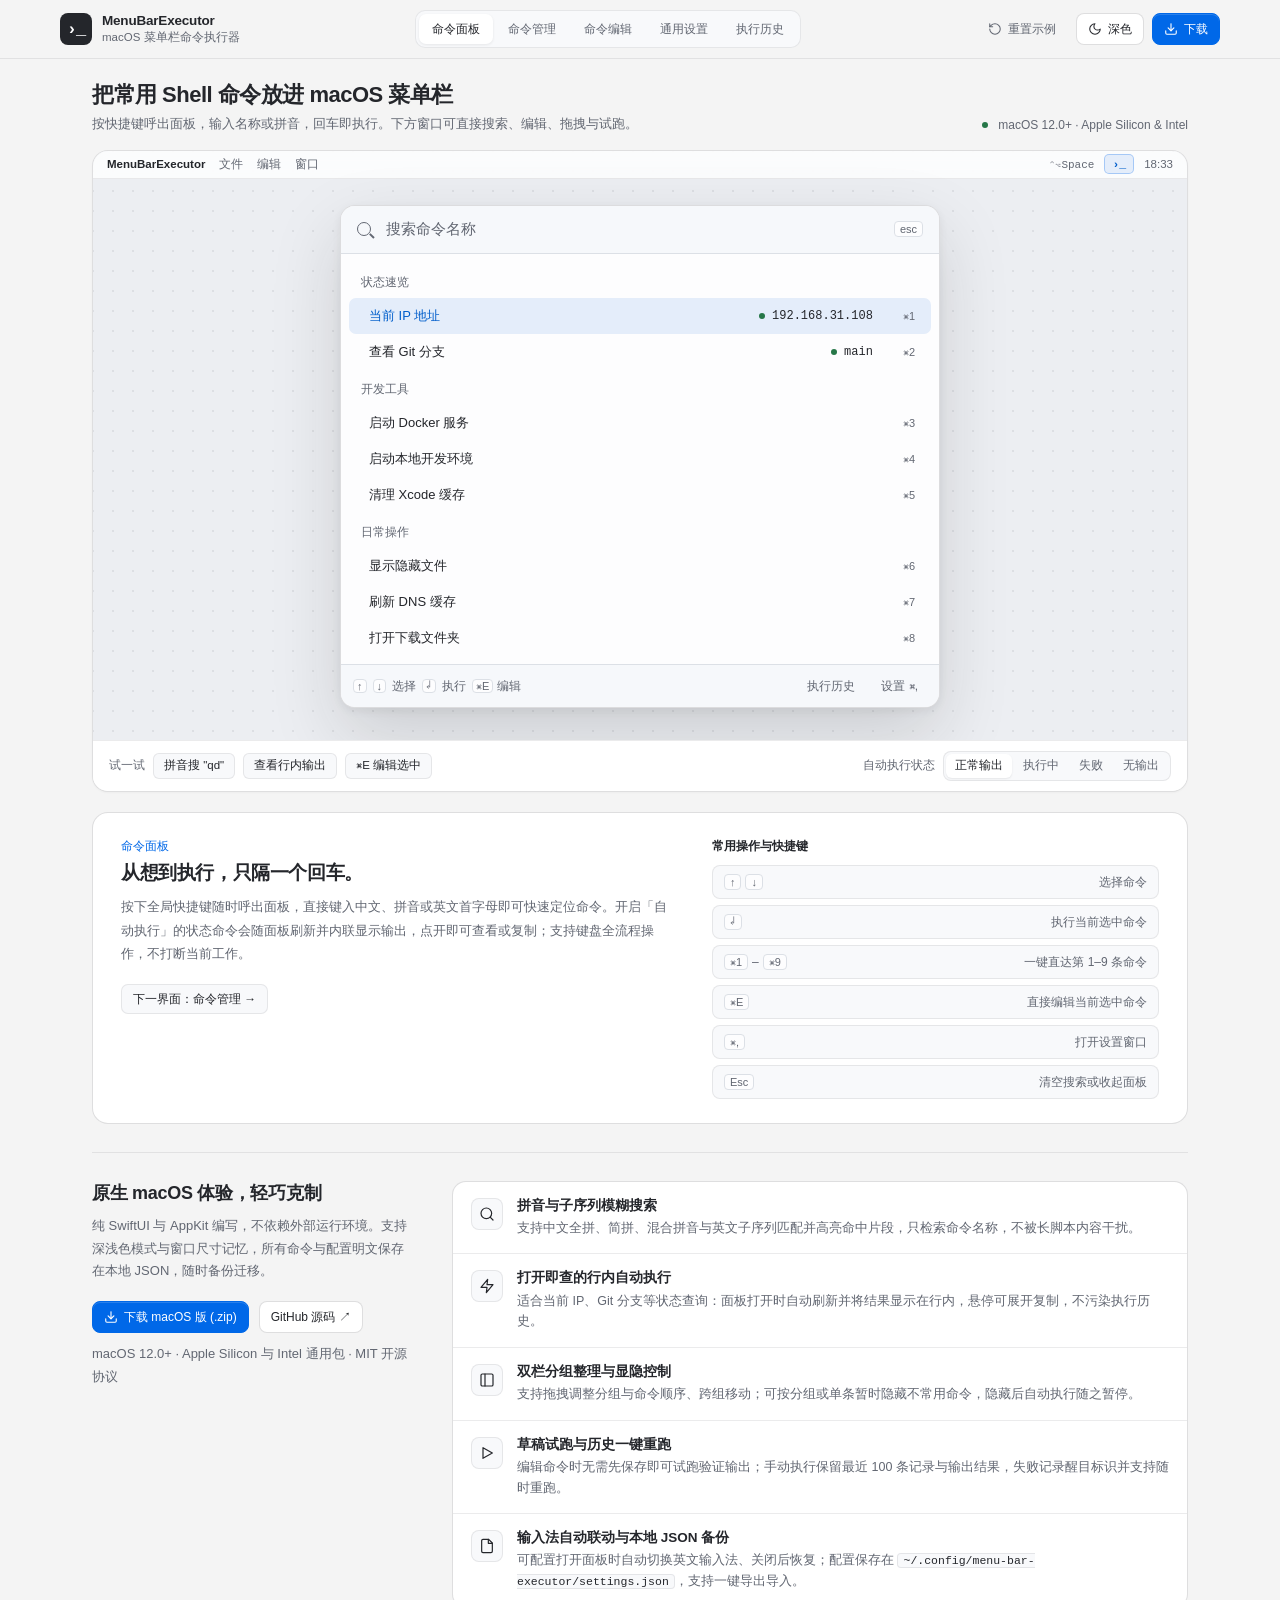
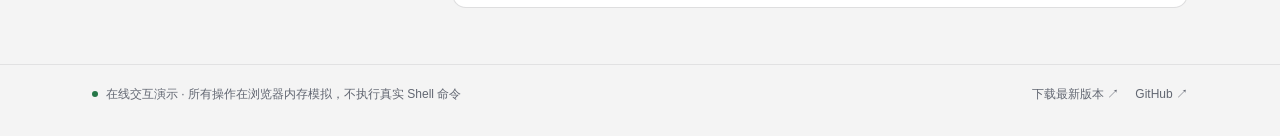
<file: .ryugi/artifacts/html/menu-bar-executor/index.html>
<!DOCTYPE html>
<html lang="zh-CN">
<head>
<meta charset="UTF-8">
<meta name="viewport" content="width=device-width, initial-scale=1">
<title>MenuBarExecutor — macOS 菜单栏命令执行器 · 交互演示</title>
<meta name="description" content="把常用 Shell 命令放进 macOS 菜单栏。按快捷键呼出面板，输入名称或拼音，回车即执行。在线体验全部界面交互。">
<style>
/* ==========================================================================
   1. 共享主题令牌与软件界面基础样式（与 Sources/App/Views/InterfaceStyle.swift 一致）
   ========================================================================== */
:root{color-scheme:light;--desktop:#f4f4f4;--paper:#fdfdfe;--chrome:#eff1f4;--subtle:#f5f6f8;--material:#f6f8fb;--line:#dce0e6;--text:#24262b;--muted:#626772;--blue:#0068e8;--selection:#e4edfa;--selected-text:#005ecb;--green:#267748;--red:#be3c36;--shadow:0 28px 70px #18181b26,0 3px 12px #18181b12;--mono:ui-monospace,"SF Mono",Menlo,monospace;--pub-canvas:#eceef2;--pub-grid:rgba(36,38,43,.075);--pub-border:rgba(36,38,43,.09);--pub-border-strong:rgba(36,38,43,.15);--pub-surface:#ffffff;--pub-surface-2:#f8f9fb;--pub-menubar:rgba(255,255,255,.8)}
[data-theme="dark"]{color-scheme:dark;--desktop:#171717;--paper:#292b30;--chrome:#25272c;--subtle:#222429;--material:#25272c;--line:#404249;--text:#f0f1f4;--muted:#acb1ba;--blue:#83b9ff;--selection:#30455f;--selected-text:#83b9ff;--green:#8cd9ac;--red:#ff9d97;--shadow:0 28px 70px #0005,0 3px 12px #0003;--pub-canvas:#111215;--pub-grid:rgba(240,241,244,.08);--pub-border:rgba(240,241,244,.09);--pub-border-strong:rgba(240,241,244,.16);--pub-surface:#1d1f23;--pub-surface-2:#181a1e;--pub-menubar:rgba(29,31,35,.84)}
*{box-sizing:border-box}body{margin:0;background:var(--desktop);color:var(--text);font:13px/1.5 -apple-system,"SF Pro Text","PingFang SC",sans-serif;-webkit-font-smoothing:antialiased}button,input,textarea,select{font:inherit}button,a,input,textarea,select{-webkit-tap-highlight-color:transparent}button{cursor:pointer;color:inherit;border:1px solid var(--line);background:var(--paper);border-radius:7px;padding:5px 11px;white-space:nowrap}button:hover{background:var(--selection);color:var(--blue)}button:disabled{opacity:.4;cursor:default;background:var(--paper);color:var(--muted)}button:focus-visible,a:focus-visible{outline:2px solid var(--blue);outline-offset:3px}input,textarea,select{color:var(--text);background:var(--paper);border:1px solid var(--line);border-radius:7px;padding:8px 10px;min-width:0}input:focus,textarea:focus,select:focus{outline:2px solid var(--blue);outline-offset:1px}input[type="checkbox"]{accent-color:var(--blue)}input::placeholder{color:var(--muted)}h1,h2,h3,p{margin:0}a{color:inherit;text-decoration:none}

/* ==========================================================================
   2. 软件界面样式（窗口内部严格与原生对齐，未作改动）
   ========================================================================== */
.window{width:900px;max-width:100%;border:1px solid color-mix(in srgb,var(--text) 15%,transparent);background:var(--paper);border-radius:15px;overflow:hidden;box-shadow:var(--shadow)}.windowbar{background:var(--material);height:55px;display:flex;align-items:center;padding:0 19px;gap:20px;border-bottom:1px solid var(--line)}.traffic{display:flex;gap:7px;flex-shrink:0}.traffic i{width:11px;height:11px;border-radius:50%;background:#ff6058;border:1px solid #0001}.traffic i:nth-child(2){background:#febc2e}.traffic i:nth-child(3){background:#29c840}.windowtitle{font-weight:600}.windowtabs{display:flex;gap:2px;background:var(--chrome);border-radius:8px;padding:3px;margin-left:auto}.windowtabs button{border:0;background:transparent;padding:4px 22px;color:var(--muted);font-size:12px}.windowtabs button.active{background:var(--paper);color:var(--text);box-shadow:0 1px 3px #0001}.windowfoot{display:flex;align-items:center;gap:10px;justify-content:space-between;padding:10px 20px;background:var(--chrome);border-top:1px solid var(--line);font-size:12px;color:var(--muted)}.muted{color:var(--muted)}.mono{font-family:var(--mono)}.row{display:flex;align-items:center;gap:8px}.spread{justify-content:space-between}.grow{flex:1;min-width:0}.primary{background:#0068e8;color:white;border-color:#0068e8;box-shadow:inset 0 1px #ffffff25}.primary:hover{background:#005ac9;color:#fff}.danger{color:var(--red)}.quiet{background:transparent;border-color:transparent}.tag{font-size:12px;font-weight:400;color:var(--muted);background:var(--subtle);border:1px solid transparent;padding:1px 5px;border-radius:4px;white-space:nowrap}kbd{font:11px -apple-system,sans-serif;white-space:nowrap;color:var(--muted);border:1px solid var(--line);border-radius:4px;padding:1px 5px;background:var(--paper)}.dot{display:inline-block;width:6px;height:6px;border-radius:100%;background:var(--green);flex-shrink:0}.dot.failed{background:var(--red)}.dot.loading{width:10px;height:10px;background:transparent;border:1.5px solid color-mix(in srgb,var(--muted) 32%,transparent);border-top-color:var(--muted);animation:spin .8s linear infinite}@keyframes spin{to{transform:rotate(360deg)}}mark.hl{background:transparent;color:var(--blue);font-weight:500}.palette-row.selected mark.hl,.history-item.active mark.hl{color:var(--selected-text)}.palette{width:600px;border-radius:15px}.palette-search{height:48px;display:flex;align-items:center;gap:12px;padding:0 16px;background:var(--material);border-bottom:1px solid var(--line)}.search-symbol{width:14px;height:14px;border:1.7px solid var(--muted);border-radius:50%;position:relative;flex-shrink:0;margin-right:3px}.search-symbol:after{content:"";position:absolute;width:6px;height:1.7px;background:var(--muted);right:-5px;bottom:-2px;transform:rotate(45deg)}.palette-search input{border:0;background:transparent;outline:none;box-shadow:none;font-size:15px;padding:0;flex:1;width:0}.clear{width:24px;height:24px;border:0;padding:0;color:var(--muted);background:transparent;display:grid;place-items:center;font-size:16px}.palette-list{padding:9px 8px 12px;max-height:min(410px,calc(100dvh - 133px));overflow:auto}.group-label{font-size:12px;color:var(--muted);font-weight:500;padding:10px 12px 7px;display:flex;align-items:center;gap:10px}.group-label:after{display:none}.palette-row{height:36px;display:flex;align-items:center;border-radius:7px;padding-right:10px;gap:8px}.palette-row.selected{background:var(--selection)}.palette-row.selected .execute{color:var(--selected-text)}.palette-row.selected .result[data-result]:hover,.palette-row.selected .result[data-result]:focus-visible{color:var(--selected-text)}.execute{border:0;background:transparent!important;flex:1;min-width:0;text-align:left;overflow:hidden;text-overflow:ellipsis;padding:0 0 0 20px;height:36px}.palette-row:has(.result) .execute{flex-shrink:0;flex-basis:auto;max-width:calc(100% - 70px);margin-right:4px}.result{border:0;background:transparent!important;color:var(--text);font:12px var(--mono);display:flex;align-items:center;gap:7px;margin-left:auto;min-width:17px;flex-shrink:1;height:36px;padding:0 2px}.result[data-result]::after{content:"";width:6px;height:6px;border-top:1.5px solid currentColor;border-right:1.5px solid currentColor;transform:rotate(45deg);flex-shrink:0;opacity:0}.result[data-result]:hover,.result[data-result]:focus-visible{color:var(--blue)}.result[data-result]:hover::after,.result[data-result]:focus-visible::after{opacity:1}.result[data-result]:focus-visible{outline:2px solid var(--blue);outline-offset:0;border-radius:6px}.result span{overflow:hidden;text-overflow:ellipsis;white-space:nowrap}.palette-row kbd{background:transparent;border-color:transparent}.palette .windowfoot{padding:8px 12px;gap:6px;background:var(--material)}.palette .windowfoot button{font-size:12px;padding:3px 8px;border-color:transparent;background:transparent}.palette .windowfoot button:hover{background:var(--selection)}.palette-help{display:flex;align-items:center;gap:6px;font-size:12px}.palette-help kbd{padding:0 3px}.toolbar{padding:15px 20px;display:flex;gap:12px;background:var(--material);align-items:center}.searchbox{display:flex;gap:9px;align-items:center;border:1px solid var(--line);border-radius:8px;background:var(--paper);height:34px;padding:0 12px;flex:1;min-width:0}.searchbox:focus-within{border-color:var(--blue);box-shadow:0 0 0 2px color-mix(in srgb,var(--blue) 15%,transparent)}.searchbox .search-symbol{width:11px;height:11px}.searchbox input{border:0;padding:0;outline:none;box-shadow:none;flex:1;width:0;font-size:12px}.countbar{padding:9px 20px;border-bottom:1px solid transparent;font-size:12px;color:var(--muted);display:flex;justify-content:space-between}.commands-workspace{display:flex;height:546px}.group-sidebar{width:224px;flex-shrink:0;background:var(--material);border-right:1px solid var(--line);display:flex;flex-direction:column}.group-sidebar-scroll{flex:1;min-height:0;overflow:auto;padding:8px}.sidebar-section{font-size:11px;font-weight:600;color:var(--muted);padding:10px 10px 5px;display:flex;align-items:center;justify-content:space-between}.sidebar-section:first-child{padding-top:6px}.sidebar-hint{font-weight:400;opacity:.75}.group-nav-item{display:flex;align-items:center;gap:7px;width:100%;min-height:34px;padding:5px 8px;border-radius:7px;cursor:pointer;user-select:none;border:1px solid transparent}.group-nav-item:hover{background:color-mix(in srgb,var(--text) 5%,transparent)}.group-nav-item.active{background:var(--selection);color:var(--selected-text)}.group-nav-item:focus-visible{outline:2px solid var(--blue);outline-offset:-2px}.group-nav-item.is-hidden .group-nav-name,.group-nav-item.is-hidden .group-nav-count{opacity:.52}.group-nav-item.dragging{opacity:.45}.group-nav-item.drag-over-reorder{border-top:2px solid var(--blue);border-radius:2px 2px 7px 7px}.group-nav-item.drag-over-reorder-after{border-bottom:2px solid var(--blue);border-radius:7px 7px 2px 2px}.group-nav-item.drag-over-receive{background:color-mix(in srgb,var(--blue) 16%,var(--paper));border:1.5px dashed var(--blue);color:var(--selected-text)}.grip{font-size:11px;color:var(--muted);opacity:.35;cursor:grab;width:12px;text-align:center;flex-shrink:0;letter-spacing:-1px}.group-nav-item:hover .grip,.group-nav-item.active .grip{opacity:.85}.group-nav-name{flex:1;min-width:0;overflow:hidden;text-overflow:ellipsis;white-space:nowrap;font-size:12.5px;font-weight:500}.group-nav-count{font-size:11px;color:var(--muted);padding:0 4px;flex-shrink:0}.group-nav-item.active .group-nav-count{color:var(--selected-text);opacity:.85}.nav-hidden-eye{color:var(--muted);width:18px;height:18px;display:grid;place-items:center;flex-shrink:0;opacity:.75}.group-nav-item.active .nav-hidden-eye{color:var(--selected-text)}.rename-inline{flex:1;min-width:0;height:24px;padding:0 6px;border:1px solid var(--blue);border-radius:5px;background:var(--paper);color:var(--text);font-size:12px}.group-sidebar-foot{padding:8px;border-top:1px solid var(--line)}.add-group-btn{width:100%;height:30px;padding:0 10px;font-size:12px;display:flex;align-items:center;justify-content:center;gap:5px}.commands-main{flex:1;min-width:0;display:flex;flex-direction:column}.commands-main .toolbar{padding:13px 18px;border-bottom:1px solid var(--line)}.subbar{min-height:36px;padding:6px 18px;display:flex;align-items:center;justify-content:space-between;font-size:12px;color:var(--muted);border-bottom:1px solid color-mix(in srgb,var(--line) 45%,transparent)}.subbar-title{display:flex;align-items:center;gap:8px;color:var(--text);font-weight:600;font-size:12.5px}.subbar-title small{font-weight:400;color:var(--muted);font-size:12px}.subbar button{border:0;background:transparent;color:var(--muted);font-size:12px;padding:2px 7px;border-radius:5px}.subbar button:hover{background:var(--selection);color:var(--blue)}.subbar button.danger:hover{color:var(--red)}.group-hidden-banner{padding:8px 18px;background:color-mix(in srgb,var(--selection) 42%,var(--subtle));border-bottom:1px solid var(--line);display:flex;align-items:center;justify-content:space-between;gap:12px;font-size:12px;color:var(--muted)}.group-hidden-banner .banner-left{display:flex;align-items:center;gap:8px;min-width:0}.group-hidden-banner button{font-size:11.5px;padding:3px 9px;border-radius:6px;flex-shrink:0}.commands-scroll{flex:1;min-height:0;overflow:auto}.manage-group{font-size:12px;color:var(--muted);font-weight:600;padding:10px 18px 4px;display:flex;align-items:center;gap:6px}.command-row{display:flex;gap:10px;align-items:center;padding:7px 18px 7px 14px;min-height:56px;border-bottom:1px solid color-mix(in srgb,var(--line) 32%,transparent);border-top:2px solid transparent;user-select:none}.command-row:hover{background:var(--subtle)}.command-row.cmd-hidden .grow,.command-row.inherited-hidden .grow{opacity:.52}.command-row.dragging{opacity:.4}.command-row.drag-over{border-top-color:var(--blue)}.command-row.drag-over-after{border-bottom:2px solid var(--blue)}.cmd-grip{width:16px;text-align:center;color:var(--muted);opacity:.32;cursor:grab;font-size:12px;letter-spacing:-1px;flex-shrink:0}.command-row:hover .cmd-grip{opacity:.9}.command-row h3{font-size:13px;font-weight:500;display:flex;gap:7px;align-items:center}.command-row p{font:12px/1.5 var(--mono);color:var(--muted);white-space:nowrap;overflow:hidden;text-overflow:ellipsis;margin-top:3px}.tag.paused{border:1px dashed var(--line);background:transparent;font-size:11px}.tag.hidden-badge{background:color-mix(in srgb,var(--muted) 14%,transparent);font-size:11px}.command-row button{font-size:12px;padding:3px 8px;min-height:26px;background:transparent;border-color:transparent;color:var(--muted)}.command-row .eye-row-btn,.command-row .row-icon-btn{padding:0 7px;display:inline-flex;align-items:center;opacity:0}.command-row .eye-row-btn.is-hidden-state{opacity:1}.command-row:hover .eye-row-btn,.command-row:focus-within .eye-row-btn,.command-row:hover .row-icon-btn,.command-row:focus-within .row-icon-btn{opacity:1}.command-row:hover button:not(:disabled),.command-row:focus-within button:not(:disabled){background:var(--paper);border-color:var(--line);color:var(--text)}.command-row button:not(:disabled):hover{background:var(--selection);color:var(--blue)}.hint-box{padding:8px 11px;border-radius:7px;background:var(--subtle);border:1px solid var(--line);font-size:12px;color:var(--muted);line-height:1.5}.hint-box strong{color:var(--text);font-weight:500}.settings-body{height:544px;overflow:auto;padding:18px 30px;background:var(--subtle)}.settings-section{margin-bottom:14px}.settings-section>h3{font-size:12px;font-weight:550;color:var(--muted);margin:0 0 6px 4px}.settings-box{border:1px solid var(--line);border-radius:11px;background:var(--paper);padding:0 16px}.setting{display:flex;align-items:center;justify-content:space-between;gap:24px;min-height:52px;padding:8px 0}.setting+.setting{border-top:1px solid var(--line)}.setting p{font-size:12px;line-height:1.55;color:var(--muted);margin-top:3px}.setting button,.setting select{font-size:12px}.switch{width:31px;height:19px;padding:2px;border-radius:20px;background:#7d8188;border:0;flex-shrink:0}.switch:before{content:"";display:block;width:15px;height:15px;border-radius:50%;background:white;box-shadow:0 1px 3px #0003}.switch[aria-checked="true"]{background:#0068e8}.switch[aria-checked="true"]:before{margin-left:12px}.switch:hover{background:#7d8188}.switch[aria-checked="true"]:hover{background:#005ac9}.path-row{display:flex;align-items:center;justify-content:space-between;gap:12px;padding:10px 0;border-top:1px solid var(--line)}.path{font:12px var(--mono);color:var(--muted);overflow:hidden;text-overflow:ellipsis;white-space:nowrap}.window[data-screen-label="执行历史"]{width:960px}.history-body{display:grid;grid-template-columns:280px minmax(0,1fr);height:520px}.history-empty{min-height:520px}.history-list{padding:8px;background:var(--material);border-right:1px solid var(--line);overflow:auto}.history-item{display:block;text-align:left;width:100%;border:0;background:transparent;border-radius:8px;padding:13px 12px;margin-bottom:3px}.history-item.active{background:var(--selection)}.history-item.active .name{color:var(--selected-text)}.history-item strong{display:flex;align-items:center;gap:8px;font-weight:500;font-size:12px;overflow:hidden}.history-item .name{overflow:hidden;text-overflow:ellipsis;white-space:nowrap}.history-item .fail{flex-shrink:0;font-size:12px;font-weight:500;color:var(--red)}.history-item time{display:block;font-size:12px;color:var(--muted);margin:7px 0 0 14px}.history-detail{padding:24px;overflow:auto}.history-detail h2{font-size:18px;font-weight:600;letter-spacing:-.4px}.meta{font-size:12px;display:flex;gap:12px;margin-top:9px;color:var(--muted)}.success{color:var(--green)}.detail-label{font-size:12px;color:var(--muted);margin-top:20px;margin-bottom:8px}.history-cmd-box{font:12px/1.6 var(--mono);white-space:pre-wrap;overflow-wrap:anywhere;border:1px solid var(--line);background:var(--subtle);border-radius:7px;padding:12px;margin:0}.output{font:12px/1.8 var(--mono);white-space:pre-wrap;overflow-wrap:anywhere;border:1px solid var(--line);background:var(--subtle);border-radius:7px;padding:15px;margin:8px 0;min-height:0;max-height:260px;overflow:auto}.history-detail .row button{font-size:12px}.empty{padding:58px 24px;text-align:center;color:var(--muted)}.empty strong{display:block;color:var(--text);font-size:15px;margin-bottom:6px;font-weight:500}.empty p{font-size:12px;margin-bottom:18px}.empty-icon{font:30px var(--mono);opacity:.55;margin-bottom:15px}.backdrop{position:fixed;inset:0;background:#111a224d;backdrop-filter:blur(5px);display:grid;place-items:center;padding:20px;z-index:20}.backdrop>section{min-width:0;max-width:calc(100vw - 40px)}.sheet{width:620px;max-width:100%;max-height:min(740px,calc(100dvh - 40px));background:var(--paper);border:1px solid var(--line);border-radius:14px;box-shadow:var(--shadow);display:flex;flex-direction:column;overflow:hidden}.sheet.inline{max-height:min(740px,calc(100dvh - 40px));box-shadow:none;border:0;border-radius:0;width:100%}.sheet-head{flex-shrink:0;padding:16px 24px;background:var(--material);border-bottom:1px solid var(--line)}.sheet-head h2{font-size:16px;font-weight:600}.sheet-head p{font-size:12px;color:var(--muted);margin-top:4px}.form-body{padding:16px 24px;overflow:auto;display:grid;gap:12px}.field{display:flex;flex-direction:column;gap:7px;font-size:12px;font-weight:550}.field input{font-weight:400;font-size:13px}.field input:focus{border-color:var(--blue);outline:none}.combobox{position:relative;display:flex;align-items:center}.combobox input{width:100%;padding-right:30px}.combo-toggle{position:absolute;right:1px;top:1px;bottom:1px;width:28px;border:0;border-radius:0 6px 6px 0;background:transparent;color:var(--muted);padding:0;display:grid;place-items:center;font-size:11px}.combo-toggle:hover{background:var(--selection);color:var(--blue)}.combo-menu{position:fixed;z-index:35;background:var(--paper);border:1px solid var(--line);border-radius:8px;padding:4px;box-shadow:var(--shadow);max-height:200px;overflow:auto}.combo-option{display:flex;align-items:center;justify-content:space-between;width:100%;text-align:left;border:0;background:transparent;border-radius:5px;padding:6px 9px;font-size:12.5px;color:var(--text)}.combo-option:hover,.combo-option.active{background:var(--selection);color:var(--selected-text)}.field textarea{resize:vertical;min-height:86px;font:13px/1.6 var(--mono)}.field textarea:focus{border-color:var(--blue);outline:none}.field-pair{display:grid;grid-template-columns:1fr 1.4fr;gap:16px}.option{display:flex;align-items:start;gap:9px;font-weight:400;font-size:12px}.option input{margin-top:3px}.option small{display:block;color:var(--muted);font-size:12px;line-height:1.5;margin-top:3px}.form-divider{height:1px;background:var(--line)}.form-foot{flex-shrink:0;display:flex;gap:8px;padding:14px 20px;background:var(--chrome);border-top:1px solid var(--line);align-items:center}.form-foot button{font-size:12px}.form-foot .primary{margin-left:auto}.editor-window{width:620px}.confirmation{width:380px}.confirmation .form-body{font-size:12px;line-height:1.8}.popover{position:fixed;z-index:30;width:360px;max-width:calc(100vw - 24px);background:var(--paper);border:1px solid var(--line);border-radius:11px;padding:16px;box-shadow:var(--shadow)}.popover h3{font-size:12px}.popover pre{font:12px/1.8 var(--mono);white-space:pre-wrap;overflow-wrap:anywhere;max-height:250px;overflow:auto;user-select:text}.popover button{font-size:12px}#toast{position:fixed;bottom:28px;left:50%;transform:translateX(-50%);background:var(--text);color:var(--paper);border-radius:9px;padding:10px 18px;box-shadow:0 4px 20px #0002;z-index:50;display:none;font-size:12px;max-width:90vw}#toast.visible{display:block}.closed{min-height:260px;display:grid;place-items:center}.editor-demo{padding:0!important}.editor-demo .sheet{max-height:550px}.small{font-size:12px;color:var(--muted)}

@media(max-width:900px){.history-body{grid-template-columns:230px minmax(0,1fr)}}
@media(max-width:540px){.palette-help{gap:4px}.palette-help .wide-only{display:none!important}.windowfoot{gap:6px}}
@media(max-width:600px){.windowbar{gap:12px;padding:0 14px}.windowtabs button{padding:4px 12px}.toolbar{padding:12px;gap:8px;flex-wrap:wrap}.history-body{grid-template-columns:145px minmax(0,1fr)}.history-detail{padding:16px}.history-detail h2{font-size:15px}.history-item{padding:12px 7px}.history-item time{font-size:12px;margin-left:0}.settings-body{padding:20px 14px}.setting{gap:12px}.setting select{max-width:120px}.field-pair{grid-template-columns:1fr}.windowfoot{padding:10px 12px}.commands-workspace{flex-direction:column;height:auto}.group-sidebar{width:100%;border-right:0;border-bottom:1px solid var(--line);max-height:180px}.commands-scroll{max-height:360px}.command-row{padding:10px 14px}.command-row h3{flex-wrap:wrap;gap:3px}.form-body{padding:18px}.windowfoot>span{min-width:0}.windowfoot>span:last-child{font-size:12px}.history-detail .meta{flex-wrap:wrap;gap:4px}}

/* ==========================================================================
   3. 对外展示页外壳样式（不属于软件界面，仅用于产品演示与下载引导）
   ========================================================================== */
.pub-container{max-width:1160px;margin:0 auto;padding-inline:32px}
.pub-header{position:sticky;top:0;z-index:12;background:color-mix(in srgb,var(--desktop) 88%,transparent);backdrop-filter:blur(12px);border-bottom:1px solid var(--pub-border)}
.pub-header-inner{min-height:58px;display:flex;align-items:center;justify-content:space-between;gap:16px;padding:9px 0}
.pub-brand{display:flex;gap:10px;align-items:center;min-width:0}
.pub-appmark{display:grid;place-items:center;width:32px;height:32px;border-radius:8px;background:var(--text);color:var(--paper);font:700 17px var(--mono);flex-shrink:0;letter-spacing:-1px}
.pub-brand-text{display:flex;flex-direction:column;min-width:0}
.pub-brand-name{font-weight:600;font-size:13.5px;letter-spacing:-.2px;line-height:1.2}
.pub-brand-sub{font-size:11.5px;color:var(--muted);line-height:1.3;margin-top:1px;white-space:nowrap;overflow:hidden;text-overflow:ellipsis}

.pub-nav{display:flex;gap:2px;padding:3px;border:1px solid var(--pub-border);border-radius:10px;background:var(--pub-surface-2)}
.pub-nav button{border:0;background:transparent;color:var(--muted);padding:6px 13px;font-size:12px;border-radius:7px;transition:background-color .14s ease,color .14s ease}
.pub-nav button:hover{color:var(--text);background:color-mix(in srgb,var(--text) 5%,transparent)}
.pub-nav button.active{background:var(--pub-surface);color:var(--text);font-weight:500;box-shadow:0 1px 3px rgba(0,0,0,.08)}

.pub-actions{display:flex;align-items:center;gap:8px;flex-shrink:0}
.pub-btn{display:inline-flex;align-items:center;gap:6px;height:32px;padding:0 11px;font-size:12px;border-radius:8px;background:var(--pub-surface);border:1px solid var(--pub-border-strong);color:var(--text);transition:background-color .14s ease,border-color .14s ease,color .14s ease}
.pub-btn:hover{background:var(--selection);border-color:color-mix(in srgb,var(--blue) 35%,var(--pub-border));color:var(--blue)}
.pub-btn-quiet{background:transparent;border-color:transparent;color:var(--muted)}
.pub-btn-quiet:hover{background:color-mix(in srgb,var(--text) 6%,transparent);color:var(--text);border-color:transparent}
.pub-btn-cta{background:#0068e8;border-color:#0068e8;color:#fff;font-weight:500;box-shadow:inset 0 1px rgba(255,255,255,.16)}
.pub-btn-cta:hover{background:#005ac9;border-color:#005ac9;color:#fff}
.pub-dirty-dot{width:6px;height:6px;border-radius:50%;background:var(--blue);display:none}
.pub-btn.is-dirty .pub-dirty-dot{display:inline-block}
.pub-btn.is-dirty{color:var(--text);border-color:var(--pub-border-strong);background:var(--pub-surface)}

.pub-main{padding-top:22px;padding-bottom:56px}

/* 首屏紧凑标题栏：保持产品窗口立即可见 */
.pub-hero{display:flex;align-items:flex-end;justify-content:space-between;gap:20px;margin-bottom:16px;flex-wrap:wrap}
.pub-hero-copy{min-width:0}
.pub-hero h1{font-size:22px;font-weight:600;letter-spacing:-.5px;line-height:1.25;color:var(--text)}
.pub-hero p{font-size:13px;color:var(--muted);margin-top:5px;line-height:1.55}
.pub-hero-meta{display:flex;align-items:center;gap:10px;font-size:12px;color:var(--muted);flex-shrink:0}
.pub-meta-dot{width:6px;height:6px;border-radius:50%;background:var(--green);flex-shrink:0}

/* 交互演示舞台 */
.pub-stage-shell{border:1px solid var(--pub-border-strong);border-radius:16px;background:var(--pub-surface);overflow:hidden;box-shadow:0 1px 2px rgba(0,0,0,.03)}
.pub-canvas{position:relative;background-color:var(--pub-canvas);background-image:radial-gradient(var(--pub-grid) 1px,transparent 1px);background-size:20px 20px;background-position:10px 10px;overflow-x:auto}
.pub-menubar{height:28px;padding:0 14px;display:flex;align-items:center;justify-content:space-between;background:var(--pub-menubar);backdrop-filter:blur(10px);border-bottom:1px solid var(--pub-border);font-size:11.5px;color:var(--muted);user-select:none}
.pub-menubar-left{display:flex;align-items:center;gap:14px;min-width:0}
.pub-menubar-left strong{color:var(--text);font-weight:600}
.pub-menubar-right{display:flex;align-items:center;gap:10px;font-variant-numeric:tabular-nums}
.pub-menubar-icon{display:inline-flex;align-items:center;gap:5px;height:20px;padding:0 7px;border-radius:5px;border:1px solid transparent;background:transparent;color:var(--text);font:600 11.5px var(--mono)}
.pub-menubar-icon:hover{background:color-mix(in srgb,var(--text) 8%,transparent);color:var(--text)}
.pub-menubar-icon[aria-pressed="true"]{background:var(--selection);color:var(--selected-text);border-color:color-mix(in srgb,var(--blue) 28%,transparent)}
.pub-menubar-shortcut{font:11px var(--mono);color:var(--muted)}

.stage{min-height:540px;display:flex;justify-content:center;align-items:center;padding:30px 24px;position:relative}
.stage.is-palette-stage{min-height:500px;align-items:flex-start;padding-top:26px;padding-bottom:32px}

/* 舞台底部体验栏 */
.pub-tray{padding:10px 16px;background:var(--pub-surface);border-top:1px solid var(--pub-border);display:flex;align-items:center;justify-content:space-between;gap:12px 20px;flex-wrap:wrap}
.pub-tray-group{display:flex;align-items:center;gap:8px;flex-wrap:wrap;min-width:0}
.pub-tray-label{font-size:11.5px;color:var(--muted);font-weight:500;white-space:nowrap}
.pub-chip{display:inline-flex;align-items:center;gap:5px;height:26px;padding:0 10px;border-radius:6px;font-size:11.5px;background:var(--pub-surface-2);border:1px solid var(--pub-border);color:var(--text);transition:background-color .14s ease,border-color .14s ease,color .14s ease}
.pub-chip:hover{background:var(--selection);border-color:color-mix(in srgb,var(--blue) 35%,transparent);color:var(--selected-text)}
.pub-chip.active{background:var(--selection);border-color:color-mix(in srgb,var(--blue) 45%,transparent);color:var(--selected-text);font-weight:500}
.pub-seg{display:inline-flex;align-items:center;gap:2px;padding:2px;border-radius:8px;background:var(--pub-surface-2);border:1px solid var(--pub-border)}
.pub-seg button{border:0;background:transparent;color:var(--muted);padding:3px 9px;height:24px;font-size:11.5px;border-radius:6px;transition:background-color .14s ease,color .14s ease}
.pub-seg button:hover{color:var(--text);background:color-mix(in srgb,var(--text) 5%,transparent)}
.pub-seg button.active{background:var(--pub-surface);color:var(--text);font-weight:500;box-shadow:0 1px 2px rgba(0,0,0,.08)}

/* 当前界面导览卡 */
.pub-guide{margin-top:20px;border:1px solid var(--pub-border-strong);border-radius:16px;background:var(--pub-surface);padding:24px 28px;display:grid;grid-template-columns:1.25fr 1fr;gap:32px;align-items:start}
.pub-guide-eyebrow{font-size:12px;font-weight:500;color:var(--blue)}
.pub-guide h2{font-size:19px;font-weight:600;letter-spacing:-.4px;margin-top:6px;line-height:1.3}
.pub-guide-text{font-size:13px;line-height:1.8;color:var(--muted);margin-top:10px}
.pub-tour-links{display:flex;align-items:center;gap:10px;margin-top:18px;flex-wrap:wrap}
.pub-tour-btn{display:inline-flex;align-items:center;gap:5px;height:30px;padding:0 11px;font-size:12px;border-radius:7px;background:var(--pub-surface-2);border:1px solid var(--pub-border);color:var(--text)}
.pub-tour-btn:hover{background:var(--selection);border-color:color-mix(in srgb,var(--blue) 35%,transparent);color:var(--selected-text)}

.pub-shortcuts-title{font-size:12px;font-weight:600;color:var(--text);margin-bottom:10px}
.pub-shortcuts{display:grid;gap:6px}
.pub-shortcut-row{display:flex;align-items:center;justify-content:space-between;gap:12px;padding:7px 11px;border-radius:8px;background:var(--pub-surface-2);border:1px solid var(--pub-border);font-size:12px}
.pub-shortcut-keys{display:inline-flex;align-items:center;gap:4px;flex-shrink:0}
.pub-shortcut-desc{color:var(--muted);text-align:right}

/* 产品特性与下载区（非对称编辑排版） */
.pub-overview{margin-top:28px;padding-top:28px;border-top:1px solid var(--pub-border);display:grid;grid-template-columns:320px minmax(0,1fr);gap:40px;align-items:start}
.pub-overview-lead h2{font-size:18px;font-weight:600;letter-spacing:-.3px;line-height:1.35}
.pub-overview-lead p{font-size:13px;line-height:1.75;color:var(--muted);margin-top:10px}
.pub-cta-row{display:flex;align-items:center;gap:10px;margin-top:18px;flex-wrap:wrap}
.pub-cta-meta{font-size:12px;color:var(--muted);margin-top:14px;line-height:1.6}

.pub-feature-list{border:1px solid var(--pub-border-strong);border-radius:14px;background:var(--pub-surface);overflow:hidden}
.pub-feature-item{display:flex;align-items:flex-start;gap:14px;padding:15px 18px}
.pub-feature-item+.pub-feature-item{border-top:1px solid var(--pub-border)}
.pub-feature-icon{width:32px;height:32px;border-radius:8px;background:var(--pub-surface-2);border:1px solid var(--pub-border);color:var(--text);display:grid;place-items:center;flex-shrink:0;margin-top:1px}
.pub-feature-item h3{font-size:13.5px;font-weight:600;color:var(--text);line-height:1.35}
.pub-feature-item p{font-size:12.5px;line-height:1.65;color:var(--muted);margin-top:3px}
.pub-feature-item code{font:11.5px var(--mono);color:var(--text);background:var(--pub-surface-2);border:1px solid var(--pub-border);border-radius:4px;padding:0 5px}

/* 页脚 */
.pub-footer{border-top:1px solid var(--pub-border);padding:20px 0 32px;font-size:12px;color:var(--muted)}
.pub-footer-inner{display:flex;align-items:center;justify-content:space-between;gap:16px;flex-wrap:wrap}
.pub-footer-left{display:flex;align-items:center;gap:8px}
.pub-footer-right{display:flex;align-items:center;gap:16px}
.pub-footer a{color:var(--muted);border-bottom:1px solid transparent;transition:color .14s ease,border-color .14s ease}
.pub-footer a:hover{color:var(--blue);border-bottom-color:color-mix(in srgb,var(--blue) 45%,transparent)}

@media(min-width:1450px){.stage{min-height:600px}.stage.is-palette-stage{min-height:540px}}
@media(max-width:960px){
  .pub-container{padding-inline:20px}
  .pub-header-inner{flex-wrap:wrap;gap:10px;padding:10px 0}
  .pub-nav{order:3;width:100%;justify-content:space-between;overflow-x:auto}
  .pub-nav button{flex:1;justify-content:center}
  .pub-guide{grid-template-columns:1fr;gap:22px;padding:20px}
  .pub-overview{grid-template-columns:1fr;gap:24px}
}
@media(max-width:600px){
  .pub-header{position:static}
  .pub-container{padding-inline:12px}
  .pub-nav button{padding:6px 8px;font-size:11.5px}
  .pub-btn-text-hide{display:none}
  .pub-hero{margin-bottom:12px}
  .pub-hero h1{font-size:19px}
  .pub-menubar-left span{display:none}
  .stage{padding:18px 10px;min-height:440px}
  .stage.is-palette-stage{padding-top:16px;min-height:420px}
  .pub-tray{padding:10px 12px}
  .pub-guide{padding:16px}
  .pub-feature-item{padding:13px 14px}
}
</style>
</head>
<body>
<!-- 现有功能来源：Sources/App；视觉来源：InterfaceStyle.swift；此目录同时作为软件界面参照与对外交互演示页。
窗口内部与原生实现严格一致；外部导航、演示舞台、产品导览与下载区仅用于对外展示。全部数据保存在内存，不执行 shell。 -->

<header class="pub-header">
  <div class="pub-container pub-header-inner">
    <a class="pub-brand" href="#palette">
      <span class="pub-appmark" aria-hidden="true">›_</span>
      <span class="pub-brand-text">
        <span class="pub-brand-name">MenuBarExecutor</span>
        <span class="pub-brand-sub">macOS 菜单栏命令执行器</span>
      </span>
    </a>

    <nav class="pub-nav" aria-label="产品界面导览">
      <button data-page="palette">命令面板</button>
      <button data-page="commands">命令管理</button>
      <button data-page="editor">命令编辑</button>
      <button data-page="general">通用设置</button>
      <button data-page="history">执行历史</button>
    </nav>

    <div class="pub-actions">
      <button id="reset-demo" class="pub-btn pub-btn-quiet" type="button" data-pub-action="resetDemo" title="恢复初始示例数据">
        <span class="pub-dirty-dot" aria-hidden="true"></span>
        <svg width="14" height="14" viewBox="0 0 24 24" fill="none" stroke="currentColor" stroke-width="1.8" stroke-linecap="round" stroke-linejoin="round" aria-hidden="true"><path d="M3 12a9 9 0 1 0 9-9 9.75 9.75 0 0 0-6.74 2.74L3 8"/><path d="M3 3v5h5"/></svg>
        <span class="pub-btn-text-hide">重置示例</span>
      </button>
      <button id="theme" class="pub-btn" type="button" aria-label="切换深浅色">
        <svg width="14" height="14" viewBox="0 0 24 24" fill="none" stroke="currentColor" stroke-width="1.8" stroke-linecap="round" stroke-linejoin="round" aria-hidden="true"><path d="M12 3a6 6 0 0 0 9 9 9 9 0 1 1-9-9Z"/></svg>
        <span class="pub-btn-text-hide">深色</span>
      </button>
      <a class="pub-btn pub-btn-cta" href="https://github.com/11ze/menu-bar-executor/releases/latest" target="_blank" rel="noopener">
        <svg width="14" height="14" viewBox="0 0 24 24" fill="none" stroke="currentColor" stroke-width="1.9" stroke-linecap="round" stroke-linejoin="round" aria-hidden="true"><path d="M21 15v4a2 2 0 0 1-2 2H5a2 2 0 0 1-2-2v-4"/><polyline points="7 10 12 15 17 10"/><line x1="12" x2="12" y1="15" y2="3"/></svg>
        <span>下载</span>
      </a>
    </div>
  </div>
</header>

<main class="pub-container pub-main">
  <section class="pub-hero">
    <div class="pub-hero-copy">
      <h1>把常用 Shell 命令放进 macOS 菜单栏</h1>
      <p>按快捷键呼出面板，输入名称或拼音，回车即执行。下方窗口可直接搜索、编辑、拖拽与试跑。</p>
    </div>
    <div class="pub-hero-meta">
      <span class="pub-meta-dot" aria-hidden="true"></span>
      <span>macOS 12.0+ · Apple Silicon &amp; Intel</span>
    </div>
  </section>

  <section class="pub-stage-shell" aria-label="应用界面交互演示">
    <div class="pub-canvas" id="pub-canvas">
      <div id="pub-menubar-slot"></div>
      <section class="stage" id="stage" aria-label="应用界面预览"></section>
    </div>
    <div class="pub-tray" id="pub-tray" aria-label="快捷体验操作"></div>
  </section>

  <section class="pub-guide" id="pub-guide" aria-label="当前界面介绍"></section>

  <section class="pub-overview" aria-label="产品特性与下载">
    <div class="pub-overview-lead">
      <h2>原生 macOS 体验，轻巧克制</h2>
      <p>纯 SwiftUI 与 AppKit 编写，不依赖外部运行环境。支持深浅色模式与窗口尺寸记忆，所有命令与配置明文保存在本地 JSON，随时备份迁移。</p>
      <div class="pub-cta-row">
        <a class="pub-btn pub-btn-cta" href="https://github.com/11ze/menu-bar-executor/releases/latest" target="_blank" rel="noopener">
          <svg width="14" height="14" viewBox="0 0 24 24" fill="none" stroke="currentColor" stroke-width="1.9" stroke-linecap="round" stroke-linejoin="round" aria-hidden="true"><path d="M21 15v4a2 2 0 0 1-2 2H5a2 2 0 0 1-2-2v-4"/><polyline points="7 10 12 15 17 10"/><line x1="12" x2="12" y1="15" y2="3"/></svg>
          <span>下载 macOS 版 (.zip)</span>
        </a>
        <a class="pub-btn" href="https://github.com/11ze/menu-bar-executor" target="_blank" rel="noopener">
          <span>GitHub 源码 ↗</span>
        </a>
      </div>
      <p class="pub-cta-meta">macOS 12.0+ · Apple Silicon 与 Intel 通用包 · MIT 开源协议</p>
    </div>

    <div class="pub-feature-list">
      <div class="pub-feature-item">
        <span class="pub-feature-icon" aria-hidden="true">
          <svg width="16" height="16" viewBox="0 0 24 24" fill="none" stroke="currentColor" stroke-width="1.8" stroke-linecap="round" stroke-linejoin="round"><circle cx="11" cy="11" r="8"/><path d="m21 21-4.3-4.3"/></svg>
        </span>
        <div>
          <h3>拼音与子序列模糊搜索</h3>
          <p>支持中文全拼、简拼、混合拼音与英文子序列匹配并高亮命中片段，只检索命令名称，不被长脚本内容干扰。</p>
        </div>
      </div>
      <div class="pub-feature-item">
        <span class="pub-feature-icon" aria-hidden="true">
          <svg width="16" height="16" viewBox="0 0 24 24" fill="none" stroke="currentColor" stroke-width="1.8" stroke-linecap="round" stroke-linejoin="round"><polygon points="13 2 3 14 12 14 11 22 21 10 12 10 13 2"/></svg>
        </span>
        <div>
          <h3>打开即查的行内自动执行</h3>
          <p>适合当前 IP、Git 分支等状态查询：面板打开时自动刷新并将结果显示在行内，悬停可展开复制，不污染执行历史。</p>
        </div>
      </div>
      <div class="pub-feature-item">
        <span class="pub-feature-icon" aria-hidden="true">
          <svg width="16" height="16" viewBox="0 0 24 24" fill="none" stroke="currentColor" stroke-width="1.8" stroke-linecap="round" stroke-linejoin="round"><rect width="18" height="18" x="3" y="3" rx="2"/><path d="M9 3v18"/></svg>
        </span>
        <div>
          <h3>双栏分组整理与显隐控制</h3>
          <p>支持拖拽调整分组与命令顺序、跨组移动；可按分组或单条暂时隐藏不常用命令，隐藏后自动执行随之暂停。</p>
        </div>
      </div>
      <div class="pub-feature-item">
        <span class="pub-feature-icon" aria-hidden="true">
          <svg width="16" height="16" viewBox="0 0 24 24" fill="none" stroke="currentColor" stroke-width="1.8" stroke-linecap="round" stroke-linejoin="round"><polygon points="6 4 20 12 6 20 6 4"/></svg>
        </span>
        <div>
          <h3>草稿试跑与历史一键重跑</h3>
          <p>编辑命令时无需先保存即可试跑验证输出；手动执行保留最近 100 条记录与输出结果，失败记录醒目标识并支持随时重跑。</p>
        </div>
      </div>
      <div class="pub-feature-item">
        <span class="pub-feature-icon" aria-hidden="true">
          <svg width="16" height="16" viewBox="0 0 24 24" fill="none" stroke="currentColor" stroke-width="1.8" stroke-linecap="round" stroke-linejoin="round"><path d="M14.5 2H6a2 2 0 0 0-2 2v16a2 2 0 0 0 2 2h12a2 2 0 0 0 2-2V7.5L14.5 2z"/><polyline points="14 2 14 8 20 8"/></svg>
        </span>
        <div>
          <h3>输入法自动联动与本地 JSON 备份</h3>
          <p>可配置打开面板时自动切换英文输入法、关闭后恢复；配置保存在 <code>~/.config/menu-bar-executor/settings.json</code>，支持一键导出导入。</p>
        </div>
      </div>
    </div>
  </section>
</main>

<footer class="pub-footer">
  <div class="pub-container pub-footer-inner">
    <span class="pub-footer-left"><i class="dot" aria-hidden="true"></i><span>在线交互演示 · 所有操作在浏览器内存模拟，不执行真实 Shell 命令</span></span>
    <span class="pub-footer-right">
      <a href="https://github.com/11ze/menu-bar-executor/releases/latest" target="_blank" rel="noopener">下载最新版本 ↗</a>
      <a href="https://github.com/11ze/menu-bar-executor" target="_blank" rel="noopener">GitHub ↗</a>
    </span>
  </div>
</footer>

<div id="modal-layer"></div>
<div id="popover-layer"></div>
<div id="toast" role="status" aria-live="polite"></div>

<script>
'use strict';

/* ==========================================================================
   1. 示例数据与软件核心交互状态（保持原有语义与行为）
   ========================================================================== */
const seedCommands = [
  {id:1,name:'当前 IP 地址',command:'ipconfig getifaddr en0',group:'状态速览',auto:true,direct:true,notify:false,hidden:false,output:'192.168.31.108'},
  {id:2,name:'查看 Git 分支',command:'git branch --show-current',group:'状态速览',auto:true,direct:false,notify:false,hidden:false,directory:'~/Developer/menu-bar-executor',output:'main'},
  {id:3,name:'启动 Docker 服务',command:'open -a Docker',group:'开发工具',auto:false,direct:true,notify:true,hidden:false,output:''},
  {id:4,name:'启动本地开发环境',command:'docker compose up -d',group:'开发工具',auto:false,direct:false,notify:true,hidden:false,directory:'~/Developer/workspace',output:'Container workspace-db  Started\nContainer workspace-app  Started'},
  {id:5,name:'清理 Xcode 缓存',command:'rm -rf ~/Library/Developer/Xcode/DerivedData/*',group:'开发工具',auto:false,direct:true,notify:true,hidden:false,output:''},
  {id:6,name:'显示隐藏文件',command:'defaults write com.apple.finder AppleShowAllFiles -bool true\nkillall Finder',group:'日常操作',auto:false,direct:true,notify:true,hidden:false,output:''},
  {id:7,name:'刷新 DNS 缓存',command:'sudo dscacheutil -flushcache',group:'日常操作',auto:false,direct:true,notify:true,hidden:false,output:'sudo: a terminal is required to read the password',failed:true},
  {id:8,name:'打开下载文件夹',command:'open ~/Downloads',group:'日常操作',auto:false,direct:true,notify:false,hidden:false,output:''}
];
const seedRecords = [
  {id:101,name:'启动本地开发环境',command:'docker compose up -d',success:true,time:'今天 10:42:08',output:'Container workspace-db  Started\nContainer workspace-app  Started'},
  {id:102,name:'刷新 DNS 缓存',command:'sudo dscacheutil -flushcache',success:false,time:'今天 10:38:51',output:'sudo: a terminal is required to read the password'},
  {id:103,name:'启动 Docker 服务',command:'open -a Docker',success:true,time:'今天 10:37:22',output:''},
  {id:104,name:'显示隐藏文件',command:'defaults write com.apple.finder AppleShowAllFiles -bool true\nkillall Finder',success:true,time:'昨天 18:06:34',output:''}
];
const seedGroupOrder = ['状态速览','开发工具','日常操作'];
const seedSettings = {launch:true,updates:true,input:'不切换',shortcut:'⌃⌥Space'};

const EYE_SVG='<svg width="13" height="13" viewBox="0 0 24 24" fill="none" stroke="currentColor" stroke-width="1.9" stroke-linecap="round" stroke-linejoin="round" aria-hidden="true"><path d="M2.062 12.348a1 1 0 0 1 0-.696 10.75 10.75 0 0 1 19.876 0 1 1 0 0 1 0 .696 10.75 10.75 0 0 1-19.876 0"/><circle cx="12" cy="12" r="3"/></svg>';
const EYE_OFF_SVG='<svg width="13" height="13" viewBox="0 0 24 24" fill="none" stroke="currentColor" stroke-width="1.9" stroke-linecap="round" stroke-linejoin="round" aria-hidden="true"><path d="M10.733 5.076a10.744 10.744 0 0 1 11.205 6.575 1 1 0 0 1 0 .696 10.747 10.747 0 0 1-1.444 2.49"/><path d="M14.084 14.158a3 3 0 0 1-4.242-4.242"/><path d="M17.479 17.499a10.75 10.75 0 0 1-15.417-5.151 1 1 0 0 1 0-.696 10.75 10.75 0 0 1 4.446-5.143"/><path d="m2 2 20 20"/></svg>';
const PLAY_SVG='<svg width="11" height="11" viewBox="0 0 24 24" fill="currentColor" aria-hidden="true"><polygon points="6 4 20 12 6 20 6 4"/></svg>';
const COPY_SVG='<svg width="12" height="12" viewBox="0 0 24 24" fill="none" stroke="currentColor" stroke-width="1.9" stroke-linecap="round" stroke-linejoin="round" aria-hidden="true"><rect x="9" y="9" width="13" height="13" rx="2"/><path d="M5 15H4a2 2 0 0 1-2-2V4a2 2 0 0 1 2-2h9a2 2 0 0 1 2 2v1"/></svg>';
const SUN_SVG='<svg width="14" height="14" viewBox="0 0 24 24" fill="none" stroke="currentColor" stroke-width="1.8" stroke-linecap="round" stroke-linejoin="round" aria-hidden="true"><circle cx="12" cy="12" r="4"/><path d="M12 2v2"/><path d="M12 20v2"/><path d="m4.93 4.93 1.41 1.41"/><path d="m17.66 17.66 1.41 1.41"/><path d="M2 12h2"/><path d="M20 12h2"/><path d="m6.34 17.66-1.41 1.41"/><path d="m19.07 4.93-1.41 1.41"/></svg>';
const MOON_SVG='<svg width="14" height="14" viewBox="0 0 24 24" fill="none" stroke="currentColor" stroke-width="1.8" stroke-linecap="round" stroke-linejoin="round" aria-hidden="true"><path d="M12 3a6 6 0 0 0 9 9 9 9 0 1 1-9-9Z"/></svg>';

const PINYIN_MAP={当:'dang',前:'qian',地:'di',址:'zhi',查:'cha',看:'kan',分:'fen',支:'zhi',启:'qi',动:'dong',服:'fu',务:'wu',本:'ben',开:'kai',发:'fa',环:'huan',境:'jing',清:'qing',理:'li',缓:'huan',存:'cun',显:'xian',示:'shi',隐:'yin',藏:'cang',文:'wen',件:'jian',刷:'shua',新:'xin',打:'da',下:'xia',载:'zai',夹:'jia',副:'fu'};

let commands=structuredClone(seedCommands),groupOrder=[...seedGroupOrder],hiddenGroups=new Set(),hideUngrouped=false;
let records=structuredClone(seedRecords);
let settings={...seedSettings};

let page='palette',query='',historyQuery='',selected=0,selectedRecord=101,onlyFailed=false,autoState='success',closed=false;
let selectedGroup='状态速览',renamingGroup=null,creatingGroup=false,pendingDissolveGroup=null,dragType=null,dragPayload=null;
let editorId=null,editorOrigin=null,returnFocus=null,popoverFocus=null;
let isDemoDirty=false;

/* ==========================================================================
   2. 对外产品导览文案（面向真实 macOS 用户，无内部研发术语）
   ========================================================================== */
const PAGE_ORDER=['palette','commands','editor','general','history'];
const GUIDES={
  palette:{
    name:'命令面板',
    headline:'从想到执行，只隔一个回车。',
    desc:'按下全局快捷键随时呼出面板，直接键入中文、拼音或英文首字母即可快速定位命令。开启「自动执行」的状态命令会随面板刷新并内联显示输出，点开即可查看或复制；支持键盘全流程操作，不打断当前工作。',
    shortcuts:[
      {keys:['↑','↓'],desc:'选择命令'},
      {keys:['↵'],desc:'执行当前选中命令'},
      {keys:['⌘1','–','⌘9'],desc:'一键直达第 1–9 条命令'},
      {keys:['⌘E'],desc:'直接编辑当前选中命令'},
      {keys:['⌘,'],desc:'打开设置窗口'},
      {keys:['Esc'],desc:'清空搜索或收起面板'}
    ]
  },
  commands:{
    name:'命令管理',
    headline:'常用命令，各有位置。',
    desc:'左侧按分组归类命令，右侧专注整理当前组内的条目。你可以自由拖动调整分组与命令顺序，或把命令直接拖入其他分组；暂时用不到的分组或单条命令可以随时隐藏，隐藏后不再出现在面板中，自动执行也会暂停。',
    shortcuts:[
      {keys:['拖拽 ⋮⋮'],desc:'组内排序或拖到左侧跨组移动'},
      {keys:['悬停 ▶'],desc:'立即试跑命令，结果不计入历史'},
      {keys:['悬停 眼睛'],desc:'单条隐藏或恢复显示'},
      {keys:['顶部搜索'],desc:'跨全部分组搜索（含已隐藏命令）'}
    ]
  },
  editor:{
    name:'命令编辑',
    headline:'把执行方式，一次设明白。',
    desc:'命令名称用于快速检索，命令内容交给 zsh 执行，支持多行脚本与指定工作目录。你可以按需开启「打开面板时自动执行」「直接执行（跳过 ~/.zshrc，更快启动）」或「手动执行完成后通知」，保存前还能直接试跑验证效果。',
    shortcuts:[
      {keys:['⌘↩'],desc:'快捷保存当前命令'},
      {keys:['▶ 试跑'],desc:'直接测试未保存草稿的输出'},
      {keys:['↓','↑','↵'],desc:'在分组框中键盘展开并选择分组'},
      {keys:['Esc'],desc:'关闭下拉菜单或退出编辑'}
    ]
  },
  general:{
    name:'通用设置',
    headline:'只留下真正需要决定的设置。',
    desc:'全局呼出快捷键、打开面板自动切换输入法、登录时启动、系统通知与自动检查更新集中在同一屏内清晰呈现。全部命令与偏好设置保存在本地 JSON 配置文件，随时导出备份或在新 Mac 上一键恢复。',
    shortcuts:[
      {keys:['面板输入法'],desc:'打开面板自动切英文，关闭恢复原状'},
      {keys:['备份与恢复'],desc:'一键导出或导入完整 JSON 配置'},
      {keys:['在 Finder 中显示'],desc:'快速定位本地配置文件'}
    ]
  },
  history:{
    name:'执行历史',
    headline:'执行之后，有迹可查。',
    desc:'每次手动执行都会记录时间、命令原文、成败状态与输出结果（最多保留最近 100 条），自动执行的查询命令不会刷屏干扰。失败记录同时用红点与文字醒目标出，支持一键复制命令、复制输出或直接重新执行。',
    shortcuts:[
      {keys:['仅失败'],desc:'快速筛出执行出错的记录'},
      {keys:['↻ 重新执行'],desc:'一键再次运行并定位到新结果'},
      {keys:['复制命令 / 输出'],desc:'快速提取排查或复用'}
    ]
  }
};

/* ==========================================================================
   3. 工具函数与软件界面渲染逻辑（窗口内部 DOM 与行为保持原样）
   ========================================================================== */
const $=s=>document.querySelector(s);
const escapeHTML=value=>String(value??'').replace(/[&<>"']/g,c=>({'&':'&amp;','<':'&lt;','>':'&gt;','"':'&quot;',"'":'&#39;'}[c]));
const traffic='<div class="traffic" aria-hidden="true"><i></i><i></i><i></i></div>';
const isGroupHidden=g=>(!g||g==='__UNGROUPED__')?hideUngrouped:hiddenGroups.has(g);
const isCommandEffectiveHidden=c=>!!c.hidden||isGroupHidden(c.group||'__UNGROUPED__');
const managedGroups=()=>{const seen=new Set(),ordered=[];for(const g of groupOrder){if(g&&!seen.has(g)){seen.add(g);ordered.push(g)}}for(const c of commands){if(c.group&&!seen.has(c.group)){seen.add(c.group);ordered.push(c.group)}}return ordered};
const pruneHiddenGroups=()=>{const valid=new Set(managedGroups());for(const g of [...hiddenGroups]){if(!valid.has(g))hiddenGroups.delete(g)}};
const groupKeys=()=>{const appeared=[...new Set(commands.map(c=>c.group||''))];if(!groupOrder.length)return appeared;const named=appeared.filter(g=>g!==''),ordered=groupOrder.filter(g=>named.includes(g)),remaining=named.filter(g=>!ordered.includes(g));return appeared.includes('')?[...ordered,...remaining,'']:[...ordered,...remaining]};

function matchNameIndices(text,rawQuery){const trimmed=rawQuery.trim();if(!trimmed)return [];const low=text.toLocaleLowerCase(),qLow=trimmed.toLocaleLowerCase(),idx=low.indexOf(qLow);if(idx>=0)return Array.from({length:trimmed.length},(_,k)=>idx+k);const q=qLow.replace(/\s+/g,'');if(!q)return null;const chars=[...text],tokens=chars.map(ch=>({low:ch.toLocaleLowerCase(),py:PINYIN_MAP[ch]||''}));const memo=new Map();const solve=(i,j,mode)=>{if(j===q.length)return {score:0,ids:[]};if(i===tokens.length)return null;const key=i+','+j+','+mode;if(memo.has(key))return memo.get(key);let best=null;const t=tokens[i],opts=[];if(q[j]===t.low)opts.push([1,true]);if(t.py){let k=0;while(k<t.py.length&&j+k<q.length&&q[j+k]===t.py[k])k++;for(let l=k;l>=1;l--)if(!opts.some(o=>o[0]===l))opts.push([l,false])}for(const[len,lit]of opts){const rest=solve(i+1,j+len,1);if(!rest)continue;const s=rest.score+10+(lit?12:0)+(mode===1?28:0)+(t.py&&len===t.py.length?6:0);const cand={score:s,ids:[i,...rest.ids]};if(!best||cand.score>best.score)best=cand}const skip=solve(i+1,j,mode===0?0:2);if(skip){const cand={score:skip.score-(mode===0?0:4),ids:skip.ids};if(!best||cand.score>best.score)best=cand}memo.set(key,best);return best};const res=solve(0,0,0);return res?res.ids:null}
function matchesName(text,rawQuery){return matchNameIndices(text,rawQuery)!==null}
function highlightName(text,rawQuery){const ids=matchNameIndices(text,rawQuery);if(!ids||!ids.length)return escapeHTML(text);const set=new Set(ids),chars=[...text];let out='',inMark=false;for(let i=0;i<chars.length;i++){const m=set.has(i);if(m&&!inMark){out+='<mark class="hl">';inMark=true}else if(!m&&inMark){out+='</mark>';inMark=false}out+=escapeHTML(chars[i])}return inMark?out+'</mark>':out}
function filtered(){return groupKeys().flatMap(group=>commands.filter(c=>(c.group||'')===group&&matchesName(c.name,query)))}
function visibleFiltered(){return filtered().filter(c=>!isCommandEffectiveHidden(c))}
function toast(message){$('#toast').textContent=message;$('#toast').classList.add('visible');clearTimeout(toast.timer);toast.timer=setTimeout(()=>$('#toast').classList.remove('visible'),2600)}
function markDirty(){isDemoDirty=true;$('#reset-demo')?.classList.add('is-dirty')}
function searchbox(value,id){return `<div class="searchbox"><span class="search-symbol" aria-hidden="true"></span><input id="${id}" placeholder="搜索命令名称" aria-label="搜索命令名称" value="${escapeHTML(value)}">${value?'<button class="clear" data-action="clearSearch" aria-label="清空搜索">×</button>':''}</div>`}
function windowbar(title,tabs=false){return `<header class="windowbar">${traffic}<span class="windowtitle">${title}</span>${tabs?`<div class="windowtabs" aria-label="设置标签"><button data-page="commands" class="${page==='commands'?'active':''}">命令</button><button data-page="general" class="${page==='general'?'active':''}">通用</button></div>`:''}</header>`}
function empty(title,detail,action,label){return `<div class="empty"><div class="empty-icon" aria-hidden="true">›_</div><strong>${escapeHTML(title)}</strong><p>${escapeHTML(detail)}</p><button data-action="${escapeHTML(action)}">${escapeHTML(label)}</button></div>`}

function palette(){
  if(closed)return `<div class="closed">${empty('命令面板已关闭','正式版本可用全局快捷键再次呼出。','reopen','重新打开面板')}</div>`;
  const visibleAll=commands.filter(c=>!isCommandEffectiveHidden(c));
  const list=visibleFiltered();selected=Math.max(0,Math.min(selected,list.length-1));
  let previousGroup=null;
  const rows=list.map((c,index)=>{const group=c.group||'未分组';let heading=previousGroup!==group?`<div class="group-label">${escapeHTML(group)}</div>`:'';previousGroup=group;
  const output=autoState==='loading'?'正在执行…':autoState==='failed'?'执行失败':autoState==='empty'?'无输出':(c.output||'无输出');
  const canView=c.auto&&autoState!=='loading'&&autoState!=='empty'&&(autoState==='failed'||!!c.output);
  return heading+`<div class="palette-row ${selected===index?'selected':''}" data-index="${index}"><button class="execute" data-execute="${c.id}" title="${escapeHTML(c.name)}">${highlightName(c.name,query)}</button>${c.auto?`<${canView?'button':'div'} class="result" ${canView?`data-result="${c.id}" aria-label="查看${escapeHTML(c.name)}的结果" title="查看结果"`:''}><i class="dot ${autoState==='failed'?'failed':autoState==='loading'?'loading':''}"></i><span>${escapeHTML(output)}</span></${canView?'button':'div'}>`:''}${index<9?`<kbd>⌘${index+1}</kbd>`:''}</div>`}).join('');
  const emptyView=!commands.length?empty('还没有命令','添加一条常用命令，随时呼出执行。','add','添加命令'):(!query&&!visibleAll.length?empty('所有命令均已隐藏','可在设置中重新显示分组或命令，隐藏的自动执行命令不会运行。','openSettings','打开设置'):empty('没有匹配的命令','试试其他名称，或清空搜索。','clearSearch','清空搜索'));
  return `<div class="window palette" data-screen-label="命令面板"><div class="palette-search"><span class="search-symbol" aria-hidden="true"></span><input id="palette-search" aria-label="搜索命令名称" placeholder="搜索命令名称" autocomplete="off" value="${escapeHTML(query)}">${query?'<button class="clear" data-action="clearSearch" aria-label="清空搜索">×</button>':'<kbd>esc</kbd>'}</div><div class="palette-list">${rows||emptyView}</div><footer class="windowfoot"><div class="palette-help"><kbd>↑</kbd><kbd>↓</kbd><span>选择</span><kbd>↵</kbd><span>执行</span>${list.length?'<span class="wide-only" style="display:inline-flex;align-items:center;gap:4px"><kbd>⌘E</kbd><span>编辑</span></span>':''}</div><div class="row"><button data-page="history">执行历史</button><button data-page="commands">设置 <span class="muted">⌘,</span></button></div></footer></div>`;
}

function commandLibrary(){
  const named=managedGroups();
  if(selectedGroup!=='__UNGROUPED__'&&!named.includes(selectedGroup))selectedGroup=named.find(g=>commands.some(c=>c.group===g))||(commands.some(c=>!c.group)?'__UNGROUPED__':(named[0]||'__UNGROUPED__'));
  const q=query.trim().toLocaleLowerCase();
  const ungroupedCount=commands.filter(c=>!c.group).length;
  const visibleCount=commands.filter(c=>!isCommandEffectiveHidden(c)).length;
  const activeAuto=commands.filter(c=>c.auto&&!isCommandEffectiveHidden(c)).length;
  const totalAuto=commands.filter(c=>c.auto).length;
  const groupNavItem=({key,label,count,active,hidden,draggable,muted})=>{
    const a11y=hidden?`${label}，已隐藏，${count} 条命令`:`${label}，${count} 条命令`;
    const attrs=draggable?`draggable="true" data-group="${escapeHTML(key)}"`:`data-drop-group="${escapeHTML(key)}"`;
    const grip=draggable?`<span class="grip" title="拖动调整分组顺序" aria-hidden="true">⋮⋮</span>`:`<span class="grip" aria-hidden="true"></span>`;
    return `<div class="group-nav-item ${active?'active':''} ${hidden?'is-hidden':''}" role="button" tabindex="0" aria-current="${active?'true':'false'}" aria-label="${escapeHTML(a11y)}" ${attrs} data-select-group="${escapeHTML(key)}">${grip}<span class="group-nav-name${muted?' muted':''}" title="${escapeHTML(label)}">${escapeHTML(label)}</span>${hidden?`<span class="nav-hidden-eye" title="${escapeHTML(label)}已隐藏" aria-hidden="true">${EYE_OFF_SVG}</span>`:''}<span class="group-nav-count" aria-hidden="true">${count}</span></div>`;
  };
  const sideGroups=named.map(g=>{
    const active=!q&&selectedGroup===g,cnt=commands.filter(c=>c.group===g).length,hidden=hiddenGroups.has(g);
    if(renamingGroup===g)return `<div class="group-nav-item ${active?'active':''}"><span class="grip">⋮⋮</span><input class="rename-inline" id="group-rename-input" value="${escapeHTML(g)}" data-old="${escapeHTML(g)}" aria-label="重命名分组"></div>`;
    return groupNavItem({key:g,label:g,count:cnt,active,hidden,draggable:true,muted:false});
  }).join('');
  const createInput=creatingGroup?`<div class="group-nav-item"><span class="grip">⋮⋮</span><input class="rename-inline" id="new-group-input" placeholder="输入新分组名称" aria-label="新分组名称"></div>`:'';
  const ungroupedActive=!q&&selectedGroup==='__UNGROUPED__';
  const ungroupedItem=groupNavItem({key:'__UNGROUPED__',label:'未分组',count:ungroupedCount,active:ungroupedActive,hidden:hideUngrouped,draggable:false,muted:true});
  const sidebar=`<aside class="group-sidebar" aria-label="分组列表"><div class="group-sidebar-scroll"><div class="sidebar-section"><span>分组</span><span class="sidebar-hint">拖动排序</span></div>${sideGroups}${createInput}<div class="sidebar-section"><span>默认</span><span class="sidebar-hint">固定末尾</span></div>${ungroupedItem}</div><div class="group-sidebar-foot"><button class="add-group-btn" type="button" data-action="createGroup">＋ 新建分组</button></div></aside>`;
  const cmdRow=(c,allowDrag)=>{
    const grpHidden=isGroupHidden(c.group||'__UNGROUPED__');
    const autoTag=c.auto?(c.hidden?'<span class="tag paused">自动执行 · 已暂停</span>':grpHidden?'<span class="tag paused">自动执行 · 随组暂停</span>':'<span class="tag">自动执行</span>'):'';
    const hiddenTag=c.hidden?'<span class="tag hidden-badge">已隐藏</span>':'';
    const cls=c.hidden?'cmd-hidden':(grpHidden?'inherited-hidden':'');
    const eyeLabel=c.hidden?`恢复显示「${c.name}」`:`在命令面板中隐藏「${c.name}」`;
    return `<div class="command-row ${cls}" draggable="${allowDrag?'true':'false'}" data-cmd-id="${c.id}"><span class="cmd-grip" title="${allowDrag?'拖动排序或拖到左侧分组':''}">${allowDrag?'⋮⋮':''}</span><div class="grow"><h3>${q?highlightName(c.name,query):escapeHTML(c.name)} ${autoTag} ${hiddenTag}</h3><p>${escapeHTML(c.command)}</p></div><div class="row"><button class="row-icon-btn" type="button" data-dryrun="${c.id}" aria-label="试跑「${escapeHTML(c.name)}」" title="试跑此命令（不计入历史）">${PLAY_SVG}</button><button class="row-icon-btn" type="button" data-duplicate="${c.id}" aria-label="复制「${escapeHTML(c.name)}」副本" title="复制命令副本">${COPY_SVG}</button><button class="eye-row-btn ${c.hidden?'is-hidden-state':''}" type="button" data-toggle-cmd="${c.id}" aria-label="${escapeHTML(eyeLabel)}" title="${escapeHTML(eyeLabel)}">${c.hidden?EYE_OFF_SVG:EYE_SVG}</button><button data-edit="${c.id}">编辑</button></div></div>`;
  };
  let subbar='',banner='',body='';
  if(q){
    const list=filtered();
    subbar=`<div class="subbar"><div class="subbar-title">搜索结果 <small>跨全部分组 · ${list.length} 条</small></div><button type="button" data-action="clearSearch">返回当前分组</button></div>`;
    body=list.length?groupKeys().map(group=>{const items=list.filter(c=>(c.group||'')===group);const gHidden=isGroupHidden(group||'__UNGROUPED__');return items.length?`<div class="manage-group">${escapeHTML(group||'未分组')}${gHidden?'<span class="tag hidden-badge">分组已隐藏</span>':''}</div>`+items.map(c=>cmdRow(c,false)).join(''):''}).join(''):empty('没有匹配的命令','试试其他名称，或清空搜索。','clearSearch','清空搜索');
  }else{
    const target=selectedGroup==='__UNGROUPED__'?'':selectedGroup,title=target||'未分组';
    const items=commands.filter(c=>(c.group||'')===target);
    const grpHidden=isGroupHidden(selectedGroup);
    const hiddenInGrp=items.filter(c=>c.hidden).length;
    const subbarActions=`${grpHidden?'':`<button type="button" data-toggle-group="${escapeHTML(selectedGroup)}">隐藏分组</button>`}${target?`<button type="button" data-rename-group="${escapeHTML(target)}">重命名分组</button><button type="button" class="danger" data-dissolve-group="${escapeHTML(target)}">删除分组</button>`:''}`;
    subbar=`<div class="subbar"><div class="subbar-title">${escapeHTML(title)} <small>${items.length} 条${grpHidden?' · 分组已隐藏':(hiddenInGrp?` · ${hiddenInGrp} 条隐藏`:'')}</small></div>${subbarActions?`<div class="row" style="gap:4px">${subbarActions}</div>`:''}</div>`;
    if(grpHidden)banner=`<div class="group-hidden-banner"><div class="banner-left">${EYE_OFF_SVG}<span>此分组已隐藏：组内命令不会在命令面板显示，自动执行已暂停（保留单条显隐设置）。</span></div><button type="button" data-toggle-group="${escapeHTML(selectedGroup)}">恢复显示分组</button></div>`;
    body=items.length?items.map(c=>cmdRow(c,true)).join(''):empty(`「${title}」还没有命令`,'可直接从其他分组拖入命令，或点击右上角添加命令。','add','添加命令');
  }
  return `<section class="window" data-screen-label="命令管理">${windowbar('设置',true)}<div class="commands-workspace">${sidebar}<div class="commands-main"><div class="toolbar"><div class="searchbox"><span class="search-symbol" aria-hidden="true"></span><input id="command-search" placeholder="搜索全部命令名称" aria-label="搜索全部命令名称" value="${escapeHTML(query)}">${query?'<button class="clear" data-action="clearSearch" aria-label="清空搜索">×</button>':''}</div><button class="primary" data-action="add">＋ 添加命令</button></div>${subbar}${banner}<div class="commands-scroll">${body}</div></div></div><footer class="windowfoot"><span>${q?'':'拖动命令可组内排序，拖到左侧分组可跨组移动'}</span><span>共 ${commands.length} 条 · 可见 ${visibleCount} 条 · 自动执行 ${activeAuto}/${totalAuto} 生效</span></footer></section>`;
}

function toggle(key,label){return `<button class="switch" role="switch" aria-label="${label}" aria-checked="${settings[key]}" data-toggle="${key}"></button>`}
function general(){return `<section class="window" data-screen-label="通用设置">${windowbar('设置',true)}<div class="settings-body"><section class="settings-section"><h3>呼出与输入</h3><div class="settings-box"><div class="setting"><div><span>全局快捷键</span><p>在任何应用中打开或关闭命令面板。</p></div><div class="row"><button data-action="shortcut" class="mono">${escapeHTML(settings.shortcut||'录制快捷键…')}</button><button class="quiet" data-action="clearShortcut" ${settings.shortcut?'':'disabled'}>清除</button></div></div><div class="setting"><div><span>面板输入法</span><p>打开时切换，关闭后恢复原输入法。</p></div><select id="input-source" aria-label="面板输入法"><option>不切换</option><option>ABC</option><option>简体拼音</option></select></div></div></section><section class="settings-section"><h3>启动、通知与更新</h3><div class="settings-box"><div class="setting"><span>登录时启动</span>${toggle('launch','登录时启动')}</div><div class="setting"><div><span>系统通知</span><p>每条命令可单独设置完成通知。</p></div><button data-action="notification">打开系统设置 ↗</button></div><div class="setting"><div><span>自动检查更新</span><p>启动时检查新版本，有更新时提醒。</p></div>${toggle('updates','自动检查更新')}</div></div></section><section class="settings-section"><h3>配置文件</h3><div class="settings-box"><div class="setting"><div><span>备份与恢复</span><p>导入会替换命令、分组和通用设置。</p></div><div class="row"><button data-action="export">导出</button><button data-action="import">导入…</button></div></div><div class="path-row"><span class="path">~/.config/menu-bar-executor/settings.json</span><button class="quiet" data-action="revealConfig">在 Finder 中显示</button></div></div></section></div><footer class="windowfoot"><span>MenuBarExecutor</span><span>命令执行超时：30 秒</span></footer></section>`}
function history(){const list=records.filter(r=>(!onlyFailed||!r.success)&&matchesName(r.name,historyQuery));const record=list.find(r=>r.id===selectedRecord)||list[0];return `<section class="window" data-screen-label="执行历史">${windowbar('执行历史')}<div class="toolbar">${searchbox(historyQuery,'history-search')}<label class="row small"><input type="checkbox" id="only-failed" ${onlyFailed?'checked':''}>仅失败</label><button data-action="clearHistory" ${records.length?'':'disabled'}>清空历史</button></div>${record?`<div class="history-body"><div class="history-list">${list.map(r=>`<button class="history-item ${r.id===record.id?'active':''}" data-record="${r.id}"><strong><i class="dot ${r.success?'':'failed'}"></i><span class="name">${historyQuery?highlightName(r.name,historyQuery):escapeHTML(r.name)}</span>${r.success?'':'<span class="fail">失败</span>'}</strong><time>${escapeHTML(r.time)}</time></button>`).join('')}</div><article class="history-detail"><div class="row spread" style="align-items:flex-start"><div><h2>${escapeHTML(record.name)}</h2><div class="meta"><span class="${record.success?'success':'danger'}">${record.success?'执行成功':'执行失败'}</span><time>${escapeHTML(record.time)}</time></div></div><button data-rerun-record="${record.id}">↻ 重新执行</button></div><div class="row spread detail-label"><h3 style="font-size:12px;font-weight:500">执行内容</h3><button class="quiet" data-copy-cmd="${record.id}" ${record.command?'':'disabled'}>复制命令</button></div><pre class="history-cmd-box">${escapeHTML(record.command)}</pre><div class="row spread detail-label"><h3 style="font-size:12px;font-weight:500">输出结果</h3><button class="quiet" data-copy-record="${record.id}" ${record.output?'':'disabled'}>复制输出</button></div><pre class="output">${escapeHTML(record.output||'（无输出）')}</pre><p class="small">每条记录最多保存 500 字符输出。</p></article></div>`:`<div class="history-empty">${empty(records.length?'没有匹配的记录':'暂无执行记录',records.length?'尝试其他名称，或清除筛选。':'手动执行命令后，记录会显示在这里。',records.length?'resetHistory':'reopen',records.length?'清除筛选':'打开命令面板')}</div>`}<footer class="windowfoot"><span>${list.length} 条记录</span><span>最近 100 条 · 不含自动执行</span></footer></section>`}
function editorPauseMessage(auto,hidden,groupName){const g=groupName.trim(),gHidden=isGroupHidden(g||'__UNGROUPED__');if(!auto||(!hidden&&!gHidden))return '';if(hidden&&gHidden)return `当前命令及所属${g?`分组「${g}」`:'未分组'}均已隐藏，恢复显示后才会自动执行。`;if(hidden)return '当前命令已设为隐藏，恢复显示后才会自动执行。';return `所属${g?`分组「${g}」`:'未分组'}当前已隐藏，恢复显示后才会自动执行。`}
function updateEditorHint(){const f=$('#editor-form'),box=$('#editor-pause-hint');if(!f||!box)return;const msg=editorPauseMessage(f.elements.auto.checked,f.elements.hidden.checked,f.elements.group.value);box.innerHTML=msg?`<div class="hint-box"><strong>自动执行暂不生效：</strong>${escapeHTML(msg)}</div>`:'<p class="small">命令超过 30 秒会终止。</p>'}
function editorMarkup(c,inline=false){const msg=editorPauseMessage(!!c.auto,!!c.hidden,c.group||'');return `<form class="sheet ${inline?'inline':''}" id="editor-form" aria-label="${c.id?'编辑命令':'添加命令'}"><header class="sheet-head"><h2>${c.id?'编辑命令':'添加命令'}</h2><p>名称用于搜索，命令内容交给 zsh 执行。</p></header><div class="form-body"><label class="field">命令名称<input name="name" value="${escapeHTML(c.name)}" placeholder="例如：启动 Docker 服务" required></label><label class="field">命令内容<textarea name="command" spellcheck="false" required>${escapeHTML(c.command)}</textarea></label><div class="field-pair"><label class="field"><span>分组 <span class="muted">（可选）</span></span><div class="combobox"><input name="group" autocomplete="off" role="combobox" aria-autocomplete="list" aria-expanded="false" placeholder="选择或输入分组" value="${escapeHTML(c.group)}"><button type="button" class="combo-toggle" data-action="toggleGroupMenu" aria-label="展开分组列表" tabindex="-1">▾</button></div></label><label class="field"><span>工作目录 <span class="muted">（可选）</span></span><div class="row"><input class="grow" name="directory" placeholder="默认工作目录" value="${escapeHTML(c.directory)}"><button type="button" data-action="directory">选择…</button></div><span class="small">支持 ~，留空使用默认目录。</span></label></div><div class="form-divider"></div><label class="option"><input name="auto" type="checkbox" ${c.auto?'checked':''}><span>打开面板时自动执行<small>每次打开都会运行；结果显示在行内，不计入历史、不通知。</small></span></label><label class="option"><input name="direct" type="checkbox" ${c.direct?'checked':''}><span>直接执行<small>跳过 ~/.zshrc；其中的 alias、函数和环境变量不可用。</small></span></label><label class="option"><input name="notify" type="checkbox" ${c.notify?'checked':''}><span>手动执行完成后通知</span></label><label class="option"><input name="hidden" type="checkbox" ${c.hidden?'checked':''}><span>在命令面板中隐藏<small>隐藏后不出现在命令面板和搜索中，自动执行也会暂停。</small></span></label><div id="editor-pause-hint">${msg?`<div class="hint-box"><strong>自动执行暂不生效：</strong>${escapeHTML(msg)}</div>`:'<p class="small">命令超过 30 秒会终止。</p>'}</div></div><footer class="form-foot"><button type="button" data-action="cancelEditor">取消</button><button type="button" class="quiet" data-action="dryRunDraft">▶ 试跑</button>${c.id?'<button type="button" class="quiet danger" data-action="delete">删除命令…</button>':''}<button type="submit" class="primary">保存命令</button></footer></form>`}

/* ==========================================================================
   4. 对外展示外壳渲染（菜单栏情境、底部快捷体验条、产品导览）
   ========================================================================== */
function renderShowcaseChrome(){
  document.querySelectorAll('.pub-nav button').forEach(b=>{
    const active=b.dataset.page===page;
    b.classList.toggle('active',active);
    b.setAttribute('aria-current',active?'page':'false');
  });

  $('#stage').classList.toggle('is-palette-stage',page==='palette');

  // 命令面板顶部模拟 macOS 菜单栏，点击 ›_ 可体验面板开关
  if(page==='palette'){
    const now=new Date().toLocaleTimeString('zh-CN',{hour:'2-digit',minute:'2-digit',hour12:false});
    $('#pub-menubar-slot').innerHTML=`<div class="pub-menubar" aria-label="macOS 菜单栏示意"><div class="pub-menubar-left"><strong>MenuBarExecutor</strong><span>文件</span><span>编辑</span><span>窗口</span></div><div class="pub-menubar-right"><span class="pub-menubar-shortcut">${escapeHTML(settings.shortcut||'未设快捷键')}</span><button type="button" class="pub-menubar-icon" data-pub-action="togglePalette" aria-pressed="${!closed?'true':'false'}" title="点击呼出或收起命令面板">›_</button><span>${now}</span></div></div>`;
  }else{
    $('#pub-menubar-slot').innerHTML='';
  }

  renderTray();
  renderGuide();
}

function renderTray(){
  const tray=$('#pub-tray');
  if(page==='palette'){
    const states=[['success','正常输出'],['loading','执行中'],['failed','失败'],['empty','无输出']];
    tray.innerHTML=`
      <div class="pub-tray-group">
        <span class="pub-tray-label">试一试</span>
        <button type="button" class="pub-chip" data-pub-try="pinyinPalette">拼音搜 "qd"</button>
        <button type="button" class="pub-chip" data-pub-try="openResult">查看行内输出</button>
        <button type="button" class="pub-chip" data-pub-try="quickEdit">⌘E 编辑选中</button>
      </div>
      <div class="pub-tray-group">
        <span class="pub-tray-label">自动执行状态</span>
        <div class="pub-seg" role="group" aria-label="自动执行状态预览">
          ${states.map(([v,lbl])=>`<button type="button" data-pub-autostate="${v}" class="${autoState===v?'active':''}" aria-pressed="${autoState===v?'true':'false'}">${lbl}</button>`).join('')}
        </div>
      </div>`;
  }else if(page==='commands'){
    tray.innerHTML=`
      <div class="pub-tray-group">
        <span class="pub-tray-label">试一试</span>
        <button type="button" class="pub-chip" data-pub-try="searchCmds">跨组搜 "docker"</button>
        <button type="button" class="pub-chip" data-pub-try="dryRunFirst">试跑命令</button>
        <button type="button" class="pub-chip" data-pub-try="demoHiddenGroup">体验隐藏分组</button>
        <button type="button" class="pub-chip" data-pub-try="addCmd">新建命令</button>
      </div>
      <div class="pub-tray-group">
        <span class="muted" style="font-size:11.5px">拖动列表项可排序，拖至左侧分组可跨组移动</span>
      </div>`;
  }else if(page==='editor'){
    tray.innerHTML=`
      <div class="pub-tray-group">
        <span class="pub-tray-label">切换表单</span>
        <button type="button" class="pub-chip ${editorId!==-1?'active':''}" data-pub-try="editExisting">编辑示例</button>
        <button type="button" class="pub-chip ${editorId===-1?'active':''}" data-pub-try="editNew">新建命令</button>
      </div>
      <div class="pub-tray-group">
        <span class="pub-tray-label">试一试</span>
        <button type="button" class="pub-chip" data-pub-try="openCombo">展开分组下拉</button>
        <button type="button" class="pub-chip" data-pub-try="dryRunDraft">试跑当前草稿</button>
      </div>`;
  }else if(page==='general'){
    tray.innerHTML=`
      <div class="pub-tray-group">
        <span class="muted" style="font-size:11.5px">点击开关与下拉菜单即可体验；系统权限、快捷键录制与文件导入为原生交互示意。</span>
      </div>`;
  }else if(page==='history'){
    tray.innerHTML=`
      <div class="pub-tray-group">
        <span class="pub-tray-label">试一试</span>
        <button type="button" class="pub-chip ${onlyFailed?'active':''}" data-pub-try="toggleFailedHistory">筛选失败记录</button>
        <button type="button" class="pub-chip" data-pub-try="pinyinHistory">拼音搜 "sx"</button>
        <button type="button" class="pub-chip" data-pub-try="rerunHistory">重新执行</button>
      </div>
      <div class="pub-tray-group">
        <span class="muted" style="font-size:11.5px">在命令面板执行任意命令后，记录会自动出现在这里</span>
      </div>`;
  }
}

function renderGuide(){
  const info=GUIDES[page];
  const idx=PAGE_ORDER.indexOf(page);
  const prevKey=idx>0?PAGE_ORDER[idx-1]:null;
  const nextKey=idx<PAGE_ORDER.length-1?PAGE_ORDER[idx+1]:null;
  $('#pub-guide').innerHTML=`
    <div>
      <div class="pub-guide-eyebrow">${escapeHTML(info.name)}</div>
      <h2>${escapeHTML(info.headline)}</h2>
      <p class="pub-guide-text">${escapeHTML(info.desc)}</p>
      <div class="pub-tour-links">
        ${prevKey?`<button type="button" class="pub-tour-btn" data-page="${prevKey}">← 上一界面：${escapeHTML(GUIDES[prevKey].name)}</button>`:''}
        ${nextKey?`<button type="button" class="pub-tour-btn" data-page="${nextKey}">下一界面：${escapeHTML(GUIDES[nextKey].name)} →</button>`:''}
      </div>
    </div>
    <div>
      <div class="pub-shortcuts-title">常用操作与快捷键</div>
      <div class="pub-shortcuts">
        ${info.shortcuts.map(s=>`<div class="pub-shortcut-row"><span class="pub-shortcut-keys">${s.keys.map(k=>k==='–'?'<span class="muted">–</span>':`<kbd>${escapeHTML(k)}</kbd>`).join('')}</span><span class="pub-shortcut-desc">${escapeHTML(s.desc)}</span></div>`).join('')}
      </div>
    </div>`;
}

function restoreSeedData(silent=false){
  commands=structuredClone(seedCommands);
  groupOrder=[...seedGroupOrder];
  hiddenGroups=new Set();
  hideUngrouped=false;
  records=structuredClone(seedRecords);
  settings={...seedSettings};
  query='';historyQuery='';selected=0;selectedRecord=101;onlyFailed=false;autoState='success';closed=false;
  selectedGroup='状态速览';renamingGroup=null;creatingGroup=false;pendingDissolveGroup=null;editorId=null;
  isDemoDirty=false;
  $('#reset-demo')?.classList.remove('is-dirty');
  if(!silent)toast('已恢复初始示例数据');
}

function runTryAction(act){
  if(act==='pinyinPalette'){
    closed=false;query='qd';selected=0;render('palette-search');
  }else if(act==='openResult'){
    closed=false;autoState='success';query='';hiddenGroups.delete('状态速览');
    const firstAuto=commands.find(c=>c.auto);if(firstAuto)firstAuto.hidden=false;
    render();
    requestAnimationFrame(()=>{const btn=$('[data-result]');if(btn)showResult(Number(btn.dataset.result),btn)});
  }else if(act==='quickEdit'){
    const list=visibleFiltered();
    if(list[selected])openEditor(list[selected].id);
  }else if(act==='searchCmds'){
    query='docker';render('command-search');
  }else if(act==='dryRunFirst'){
    query='';render();
    requestAnimationFrame(()=>{const btn=$('[data-dryrun]');if(btn){const c=commands.find(x=>x.id===Number(btn.dataset.dryrun));if(c)showDryRun(c,btn)}});
  }else if(act==='demoHiddenGroup'){
    query='';hiddenGroups.add('状态速览');selectedGroup='状态速览';markDirty();render();
  }else if(act==='addCmd'){
    openEditor();
  }else if(act==='editExisting'){
    editorId=commands[2]?.id??null;render();
  }else if(act==='editNew'){
    editorId=-1;render();
  }else if(act==='openCombo'){
    requestAnimationFrame(()=>{const box=$('#editor-form .combobox');if(box){box.querySelector('input')?.focus();showGroupMenu(box,'')}});
  }else if(act==='dryRunDraft'){
    const btn=$('#editor-form [data-action="dryRunDraft"]');
    if(btn&&!btn.disabled)btn.click();
    else toast('请先输入命令内容后再试跑');
  }else if(act==='toggleFailedHistory'){
    onlyFailed=!onlyFailed;if(onlyFailed)selectedRecord=102;render();
  }else if(act==='pinyinHistory'){
    onlyFailed=false;historyQuery='sx';render('history-search');
  }else if(act==='rerunHistory'){
    if(!records.length)restoreSeedData(true);
    render();
    requestAnimationFrame(()=>{$('[data-rerun-record]')?.click()});
  }
}

/* ==========================================================================
   5. 命令管理拖拽、窗口交互与事件绑定（保持原有软件交互）
   ========================================================================== */
function bindCommandLibraryInteractions(){
  if(page!=='commands')return;
  const ri=$('#group-rename-input');
  if(ri){ri.focus();ri.select();const commit=()=>{const next=ri.value.trim(),old=ri.dataset.old;renamingGroup=null;if(next&&next!==old){if(managedGroups().includes(next))toast(`分组「${next}」已存在`);else{groupOrder=managedGroups().map(x=>x===old?next:x);if(hiddenGroups.has(old)){hiddenGroups.delete(old);hiddenGroups.add(next)}commands.forEach(c=>{if(c.group===old)c.group=next});if(selectedGroup===old)selectedGroup=next;markDirty();toast(`已重命名为「${next}」`)}}render()};ri.onkeydown=e=>{if(e.isComposing||e.keyCode===229)return;if(e.key==='Enter')commit();if(e.key==='Escape'){renamingGroup=null;render()}};ri.onblur=commit}
  const ni=$('#new-group-input');
  if(ni){ni.focus();const commitNew=()=>{const name=ni.value.trim();creatingGroup=false;if(name){if(managedGroups().includes(name))toast(`分组「${name}」已存在`);else{groupOrder=[...managedGroups(),name];hiddenGroups.delete(name);selectedGroup=name;markDirty();toast(`已新建分组「${name}」`)}}render()};ni.onkeydown=e=>{if(e.isComposing||e.keyCode===229)return;if(e.key==='Enter')commitNew();if(e.key==='Escape'){creatingGroup=false;render()}};ni.onblur=commitNew}
  const clearHL=()=>document.querySelectorAll('.drag-over,.drag-over-after,.drag-over-reorder,.drag-over-reorder-after,.drag-over-receive').forEach(x=>x.classList.remove('drag-over','drag-over-after','drag-over-reorder','drag-over-reorder-after','drag-over-receive'));
  const clearDrag=()=>{dragType=null;dragPayload=null;document.querySelectorAll('.dragging').forEach(x=>x.classList.remove('dragging'));clearHL()};
  document.querySelectorAll('.group-nav-item[data-group],.group-nav-item[data-drop-group]').forEach(el=>{
    const key=el.dataset.group||'__UNGROUPED__';
    if(el.dataset.group){el.addEventListener('dragstart',e=>{dragType='group';dragPayload=el.dataset.group;el.classList.add('dragging');e.dataTransfer.effectAllowed='move'});el.addEventListener('dragend',clearDrag)}
    el.addEventListener('dragover',e=>{
      if(dragType==='group'&&el.dataset.group&&dragPayload!==el.dataset.group){e.preventDefault();clearHL();const order=managedGroups();el.classList.add(order.indexOf(dragPayload)<order.indexOf(el.dataset.group)?'drag-over-reorder-after':'drag-over-reorder')}
      else if(dragType==='command'){const cmd=commands.find(c=>c.id===dragPayload),tg=key==='__UNGROUPED__'?'':key;if(cmd&&(cmd.group||'')!==tg){e.preventDefault();clearHL();el.classList.add('drag-over-receive')}}
    });
    el.addEventListener('dragleave',()=>el.classList.remove('drag-over-reorder','drag-over-reorder-after','drag-over-receive'));
    el.addEventListener('drop',e=>{
      e.preventDefault();
      if(dragType==='group'&&el.dataset.group&&dragPayload!==el.dataset.group){const order=managedGroups(),from=order.indexOf(dragPayload),to=order.indexOf(el.dataset.group);const[m]=order.splice(from,1);order.splice(to,0,m);groupOrder=order;markDirty();toast(`已调整分组「${m}」顺序`)}
      else if(dragType==='command'){const idx=commands.findIndex(c=>c.id===dragPayload),tg=key==='__UNGROUPED__'?'':key;if(idx>=0&&(commands[idx].group||'')!==tg){const[moved]=commands.splice(idx,1);moved.group=tg;commands.push(moved);pruneHiddenGroups();markDirty();toast(`已将「${moved.name}」移至${tg?`「${tg}」`:'未分组'}`)}}
      clearDrag();render();
    });
  });
  document.querySelectorAll('.command-row[draggable="true"]').forEach(row=>{
    const id=Number(row.dataset.cmdId);
    row.addEventListener('dragstart',e=>{dragType='command';dragPayload=id;row.classList.add('dragging');e.dataTransfer.effectAllowed='move'});
    row.addEventListener('dragend',clearDrag);
    row.addEventListener('dragover',e=>{if(dragType!=='command'||dragPayload===id)return;e.preventDefault();clearHL();const from=commands.findIndex(c=>c.id===dragPayload),to=commands.findIndex(c=>c.id===id);row.classList.add(from<to?'drag-over-after':'drag-over')});
    row.addEventListener('dragleave',()=>row.classList.remove('drag-over','drag-over-after'));
    row.addEventListener('drop',e=>{
      e.preventDefault();if(dragType!=='command'||dragPayload===id)return;
      const from=commands.findIndex(c=>c.id===dragPayload),to=commands.findIndex(c=>c.id===id);
      if(from>=0&&to>=0){const[m]=commands.splice(from,1);commands.splice(to,0,m);markDirty();toast(`已调整「${m.name}」顺序`)}
      clearDrag();render();
    });
  });
}

function render(focusId){
  const selection=focusId?$("#"+focusId)?.selectionStart:null;
  if(page==='editor'){
    let c;
    if(editorId===-1){c={name:'',command:'',group:'',directory:'',notify:true}}
    else{c=commands.find(x=>x.id===editorId)||commands[2]||{name:'',command:'',notify:true};editorId=c.id??null}
    $('#stage').innerHTML=`<div class="window editor-window" data-screen-label="命令编辑">${editorMarkup(c,true)}</div>`;
    validateEditor();
  }else{
    $('#stage').innerHTML=page==='palette'?palette():page==='commands'?commandLibrary():page==='general'?general():history();
  }
  if($('#input-source'))$('#input-source').value=settings.input;
  bindCommandLibraryInteractions();
  renderShowcaseChrome();
  if(focusId&&$('#'+focusId)){$('#'+focusId).focus();if(selection!==null)$('#'+focusId).setSelectionRange(selection,selection)}
}

function navigate(next){
  closePopover();$('#modal-layer').innerHTML='';editorOrigin=null;
  page=Object.hasOwn(GUIDES,next)?next:'palette';
  if(page!=='editor'&&editorId===-1)editorId=null;
  query='';selected=0;closed=false;
  location.hash=page;
  render();
  if(page==='palette')$('#palette-search')?.focus();
}

function openEditor(id){
  returnFocus=document.activeElement;editorOrigin=page;editorId=id??null;
  const defaultGroup=id==null&&page==='commands'&&!query.trim()&&selectedGroup!=='__UNGROUPED__'?selectedGroup:'';
  const c=commands.find(c=>c.id===id)||{name:'',command:'',group:defaultGroup,notify:true};
  $('#modal-layer').innerHTML=`<div class="backdrop"><section role="dialog" aria-modal="true" aria-label="${id?'编辑命令':'添加命令'}">${editorMarkup(c)}</section></div>`;
  validateEditor();$('#editor-form input').focus();
}
function closeEditor(){if(editorOrigin){$('#modal-layer').innerHTML='';editorOrigin=null;returnFocus?.focus()}else navigate('commands')}
function validateEditor(){const f=$('#editor-form');if(!f)return;f.querySelector('[type="submit"]').disabled=!f.elements.name.value.trim()||!f.elements.command.value.trim();const dry=f.querySelector('[data-action="dryRunDraft"]');if(dry)dry.disabled=!f.elements.command.value.trim()}
function showDryRun(c,anchor){closePopover();popoverFocus=anchor;const ok=!c.failed,text=c.output||(ok?'（无输出）':'执行失败');$('#popover-layer').innerHTML=`<section class="popover" role="dialog" aria-label="试跑结果"><div class="row spread"><div class="row" style="gap:6px"><i class="dot ${ok?'':'failed'}"></i><h3>${escapeHTML(c.name||'命令试跑')}</h3><span class="${ok?'success':'danger'}" style="font-size:11.5px">${ok?'执行成功':'执行失败'}</span></div><button class="quiet" data-action="closeResult" aria-label="关闭结果">×</button></div><pre style="margin:10px 0;padding:10px;border-radius:7px;background:var(--subtle);border:1px solid var(--line)">${escapeHTML(text)}</pre><div class="row spread"><button data-action="copyResult" ${c.output?'':'disabled'}>复制结果</button><span class="muted" style="font-size:11px">不计入历史</span></div></section>`;const rect=anchor.getBoundingClientRect(),p=$('.popover');p.style.left=Math.max(12,Math.min(rect.left,innerWidth-p.offsetWidth-12))+'px';p.style.top=Math.max(12,Math.min(rect.bottom+8,innerHeight-p.offsetHeight-12))+'px';p.querySelector('button').focus()}
function duplicateCmd(id){const idx=commands.findIndex(c=>c.id===id);if(idx<0)return;const orig=commands[idx],names=new Set(commands.map(c=>c.name));let name=`${orig.name} 副本`,n=2;while(names.has(name))name=`${orig.name} 副本 ${n++}`;commands.splice(idx+1,0,{...orig,id:Date.now(),name});markDirty();toast(`已复制「${name}」`);render()}
function confirmDialog(title,text,action,label){const holder=document.createElement('div');holder.id='confirmation';holder.className='backdrop';holder.style.zIndex=25;holder.innerHTML=`<section class="sheet confirmation" role="dialog" aria-modal="true" aria-label="${title}"><header class="sheet-head"><h2>${title}</h2></header><div class="form-body"><p>${escapeHTML(text)}</p></div><footer class="form-foot"><button data-action="cancelConfirm">取消</button><button class="primary" data-action="${action}">${label}</button></footer></section>`;document.body.append(holder);holder.querySelector('button').focus()}
function closeConfirmation(){pendingDissolveGroup=null;$('#confirmation')?.remove();$('#editor-form [data-action="delete"]')?.focus()}
function execute(id){const c=commands.find(c=>c.id===id);if(!c)return;records.unshift({id:Date.now(),name:c.name,command:c.command,success:!c.failed,time:'今天 '+new Date().toLocaleTimeString('zh-CN',{hour12:false}),output:(c.output||'').slice(0,500)});records=records.slice(0,100);markDirty();toast(`已模拟执行「${c.name}」`)}
function closePopover(restoreFocus=true){if(!$('#popover-layer').firstChild)return;const expanded=$('#editor-form input[name="group"]');if(expanded)expanded.setAttribute('aria-expanded','false');$('#popover-layer').innerHTML='';if(restoreFocus)popoverFocus?.focus();popoverFocus=null}
function positionGroupMenu(anchor){const menu=$('.combo-menu');if(!menu||!anchor)return;const rect=anchor.getBoundingClientRect();const scroller=anchor.closest('.form-body');const clip=scroller?scroller.getBoundingClientRect():{top:0,bottom:innerHeight};if(rect.bottom<=clip.top||rect.top>=clip.bottom||rect.bottom<=0||rect.top>=innerHeight){closePopover(false);return}menu.style.width=rect.width+'px';menu.style.left=Math.max(8,Math.min(rect.left,innerWidth-rect.width-8))+'px';const below=innerHeight-rect.bottom-12,h=menu.offsetHeight;menu.style.top=(h<=below||below>=rect.top-12?rect.bottom+4:Math.max(8,rect.top-h-4))+'px'}
function showGroupMenu(anchor,filterText=''){const input=anchor?.querySelector('input[name="group"]');if(!input)return;const q=filterText.trim().toLocaleLowerCase();const list=managedGroups().filter(g=>!q||g.toLocaleLowerCase().includes(q));if(!list.length){closePopover();return}const current=input.value.trim();$('#popover-layer').innerHTML=`<div class="combo-menu" role="listbox" aria-label="可选分组">${list.map((g,i)=>`<button type="button" class="combo-option ${g===current?'active':''}" role="option" aria-selected="${g===current?'true':'false'}" data-combo-option="${escapeHTML(g)}" data-combo-index="${i}"><span>${escapeHTML(g)}</span>${g===current?'<span class="muted">✓</span>':''}</button>`).join('')}</div>`;input.setAttribute('aria-expanded','true');popoverFocus=input;positionGroupMenu(anchor)}
function showResult(id,anchor){closePopover();const c=commands.find(c=>c.id===id);if(!c)return;popoverFocus=anchor;const result=autoState==='failed'?'执行失败':(c.output||'无输出');$('#popover-layer').innerHTML=`<section class="popover" role="dialog" aria-label="执行结果"><div class="row spread"><h3>${escapeHTML(c.name)}</h3><button class="quiet" data-action="closeResult" aria-label="关闭结果">×</button></div><pre>${escapeHTML(result)}</pre><button data-action="copyResult">复制结果</button></section>`;const rect=anchor.getBoundingClientRect(),p=$('.popover');p.style.left=Math.max(12,Math.min(rect.left,innerWidth-p.offsetWidth-12))+'px';p.style.top=Math.max(12,Math.min(rect.bottom+8,innerHeight-p.offsetHeight-12))+'px';p.querySelector('button').focus()}
async function copy(value){try{await navigator.clipboard.writeText(value);toast('已复制')}catch{toast('浏览器未允许复制，请选择文字复制')}}

let composingInput=null;
function updateInput(t){
  if(t.id==='palette-search'||t.id==='command-search'){query=t.value;selected=0;render(t.id)}
  else if(t.id==='history-search'){historyQuery=t.value;render(t.id)}
  else if(t.closest('#editor-form')){validateEditor();updateEditorHint();if(t.name==='group'&&$('.combo-menu'))showGroupMenu(t.closest('.combobox'),t.value)}
}
document.addEventListener('compositionstart',e=>{composingInput=e.target});
document.addEventListener('compositionend',e=>{composingInput=null;updateInput(e.target)});
document.addEventListener('input',e=>{if(!e.isComposing&&e.target!==composingInput)updateInput(e.target)});
document.addEventListener('change',e=>{
  if(e.target.id==='only-failed'){onlyFailed=e.target.checked;render()}
  if(e.target.id==='input-source'){settings.input=e.target.value;markDirty()}
  if(e.target.closest('#editor-form'))updateEditorHint();
});
document.addEventListener('submit',e=>{
  if(e.target.id!=='editor-form')return;e.preventDefault();const f=e.target;
  const old=commands.find(c=>c.id===editorId);
  const command={...old,id:(old?old.id:Date.now()),name:f.elements.name.value.trim(),command:f.elements.command.value,group:f.elements.group.value.trim(),directory:f.elements.directory.value,auto:f.elements.auto.checked,direct:f.elements.direct.checked,notify:f.elements.notify.checked,hidden:f.elements.hidden.checked};
  if(!command.name||!command.command.trim())return;
  if(old)commands[commands.indexOf(old)]=command;else commands.push(command);
  if(command.group&&!groupOrder.includes(command.group))groupOrder.push(command.group);
  pruneHiddenGroups();markDirty();
  if(editorOrigin){$('#modal-layer').innerHTML='';editorOrigin=null;render()}else navigate('commands');
  toast('命令已保存到示例数据');
});

document.addEventListener('click',e=>{
  if($('#popover-layer').firstChild&&!e.target.closest('.popover,.combo-menu,.combobox')&&!e.target.closest('[data-result]')&&!e.target.closest('[data-pub-try]'))closePopover(false);
  if(!e.target.closest('input,button'))e.target.closest('.searchbox')?.querySelector('input')?.focus();
  const selectGroup=e.target.closest('[data-select-group]');
  if(selectGroup&&!e.target.closest('button')&&!e.target.closest('input')){selectedGroup=selectGroup.dataset.selectGroup;if(query){query=''}render();return}
  const b=e.target.closest('button');if(!b){if(!e.target.closest('.popover,.combo-menu,.combobox'))closePopover(false);return}

  // 对外演示外壳交互
  if(b.dataset.pubAutostate){autoState=b.dataset.pubAutostate;render();return}
  if(b.dataset.pubTry){runTryAction(b.dataset.pubTry);return}
  if(b.dataset.pubAction==='togglePalette'){closed=!closed;render();return}
  if(b.dataset.pubAction==='resetDemo'){restoreSeedData(false);render();return}

  // 主题切换
  if(b.id==='theme'){
    const dark=document.documentElement.dataset.theme!=='dark';
    document.documentElement.dataset.theme=dark?'dark':'light';
    b.innerHTML=(dark?SUN_SVG:MOON_SVG)+`<span class="pub-btn-text-hide">${dark?'浅色':'深色'}</span>`;
    return;
  }

  // 软件内部交互（保持原样）
  if(b.dataset.comboOption!==undefined){const input=$('#editor-form input[name="group"]');if(input){input.value=b.dataset.comboOption;updateEditorHint()}closePopover();return}
  if(b.dataset.page){navigate(b.dataset.page);return}
  if(b.dataset.edit){openEditor(Number(b.dataset.edit));return}
  if(b.dataset.dryrun){const c=commands.find(x=>x.id===Number(b.dataset.dryrun));if(c)showDryRun(c,b);return}
  if(b.dataset.duplicate){duplicateCmd(Number(b.dataset.duplicate));return}
  if(b.dataset.execute){execute(Number(b.dataset.execute));return}
  if(b.dataset.result){showResult(Number(b.dataset.result),b);return}
  if(b.dataset.toggleGroup){const g=b.dataset.toggleGroup;if(g==='__UNGROUPED__'){hideUngrouped=!hideUngrouped;toast(hideUngrouped?'已隐藏「未分组」':'已恢复显示「未分组」')}else if(hiddenGroups.has(g)){hiddenGroups.delete(g);toast(`已恢复显示分组「${g}」`)}else{hiddenGroups.add(g);const paused=commands.filter(c=>c.group===g&&c.auto&&!c.hidden).length;toast(paused?`已隐藏「${g}」，${paused} 条自动执行已暂停`:`已隐藏分组「${g}」`)}markDirty();render();return}
  if(b.dataset.toggleCmd){const c=commands.find(x=>x.id===Number(b.dataset.toggleCmd));if(c){c.hidden=!c.hidden;markDirty();toast(c.hidden?(c.auto?`已隐藏「${c.name}」，自动执行已暂停`:`已隐藏「${c.name}」`):`已恢复显示「${c.name}」`);render()}return}
  if(b.dataset.renameGroup){renamingGroup=b.dataset.renameGroup;render();return}
  if(b.dataset.dissolveGroup){const g=b.dataset.dissolveGroup,cnt=commands.filter(c=>c.group===g).length;pendingDissolveGroup=g;confirmDialog('删除分组？',cnt?`将删除分组「${g}」，组内 ${cnt} 条命令会移入「未分组」，不会被删除。`:`将删除空分组「${g}」。`,'confirmDissolveGroup','删除分组');return}
  if(b.dataset.record){selectedRecord=Number(b.dataset.record);render();return}
  if(b.dataset.copyRecord){copy(records.find(r=>r.id===Number(b.dataset.copyRecord)).output);return}
  if(b.dataset.copyCmd){copy(records.find(r=>r.id===Number(b.dataset.copyCmd)).command);return}
  if(b.dataset.rerunRecord){const rec=records.find(r=>r.id===Number(b.dataset.rerunRecord));if(rec){const next={id:Date.now(),name:rec.name,command:rec.command,success:rec.success,time:'今天 '+new Date().toLocaleTimeString('zh-CN',{hour12:false}),output:rec.output};records.unshift(next);records=records.slice(0,100);if(onlyFailed&&next.success)onlyFailed=false;selectedRecord=next.id;markDirty();toast(`已重新模拟执行「${rec.name}」`);render()}return}
  if(b.dataset.toggle){settings[b.dataset.toggle]=!settings[b.dataset.toggle];b.setAttribute('aria-checked',settings[b.dataset.toggle]);markDirty();return}

  const action=b.dataset.action;
  if(action==='createGroup'){creatingGroup=true;render();return}
  if(action==='openSettings'){navigate('commands');return}
  if(action==='add')openEditor();
  if(action==='cancelEditor')closeEditor();
  if(action==='clearSearch'){if(page==='history')historyQuery='';else query='';selected=0;render(page==='palette'?'palette-search':page==='commands'?'command-search':'history-search')}
  if(action==='reopen')navigate('palette');
  if(action==='resetHistory'){historyQuery='';onlyFailed=false;render()}
  if(action==='delete')confirmDialog('删除命令？','将删除此命令。取消后保留编辑草稿。','confirmDelete','删除命令');
  if(action==='confirmDelete'){commands=commands.filter(c=>c.id!==editorId);pruneHiddenGroups();closeConfirmation();markDirty();if(editorOrigin){$('#modal-layer').innerHTML='';editorOrigin=null;render()}else navigate('commands');toast('已删除示例命令')}
  if(action==='confirmDissolveGroup'){const g=pendingDissolveGroup;pendingDissolveGroup=null;closeConfirmation();if(g){groupOrder=managedGroups().filter(x=>x!==g);hiddenGroups.delete(g);commands.forEach(c=>{if(c.group===g)c.group=''});if(selectedGroup===g)selectedGroup=managedGroups().find(x=>commands.some(c=>c.group===x))||'__UNGROUPED__';markDirty();toast(`已删除分组「${g}」，组内命令移入未分组`);render()}}
  if(action==='cancelConfirm'){pendingDissolveGroup=null;closeConfirmation()}
  if(action==='clearHistory')confirmDialog('清空执行历史？','清空示例中的全部执行记录，点击顶部「重置示例」或刷新可恢复。','confirmClear','清空历史');
  if(action==='confirmClear'){records=[];closeConfirmation();markDirty();render()}
  if(action==='closeResult')closePopover();
  if(action==='toggleGroupMenu'){const box=b.closest('.combobox');if($('.combo-menu'))closePopover();else{box?.querySelector('input')?.focus();showGroupMenu(box,'')}return}
  if(action==='copyResult')copy($('.popover pre').textContent);
  if(action==='dryRunDraft'){const f=$('#editor-form');if(f&&f.elements.command.value.trim()){const old=commands.find(c=>c.id===editorId);showDryRun({name:f.elements.name.value.trim()||'命令试跑',command:f.elements.command.value,output:old?.output||'模拟试跑输出（演示页不执行真实 shell）',failed:old?.failed},b)}return}
  if(action==='revealConfig')toast('正式版本在 Finder 中定位 ~/.config/menu-bar-executor/settings.json');
  if(action==='directory')toast('目录选择示意：正式版本打开 macOS 目录选择器；演示页可直接填写路径');
  if(action==='notification')toast('正式版本打开系统通知设置；演示页不读取系统权限');
  if(action==='shortcut')toast('快捷键录制示意：正式版本使用原生录制控件');
  if(action==='clearShortcut'){settings.shortcut='';markDirty();render()}
  if(action==='export')toast('导出示意：正式版本选择位置保存 JSON 配置');
  if(action==='import')confirmDialog('导入配置','正式版本先选择 JSON 文件，再确认替换命令、分组和通用设置。演示页不读取或覆盖真实配置。','closeImport','知道了');
  if(action==='closeImport')closeConfirmation();
});

let lastPointer;
document.addEventListener('pointermove',e=>{if(lastPointer?.x===e.clientX&&lastPointer?.y===e.clientY)return;lastPointer={x:e.clientX,y:e.clientY};if(page!=='palette'||$('#modal-layer').firstChild||$('#popover-layer').firstChild)return;const row=e.target.closest('.palette-row');if(!row)return;selected=Number(row.dataset.index);document.querySelectorAll('.palette-row').forEach(r=>r.classList.toggle('selected',Number(r.dataset.index)===selected))});

document.addEventListener('keydown',e=>{
  if(e.isComposing||e.keyCode===229)return;
  if(e.key==='Escape'){e.preventDefault();if($('#confirmation'))closeConfirmation();else if($('#popover-layer').firstChild)closePopover();else if($('#modal-layer').firstChild)closeEditor();else if(page==='palette'){if(query){query='';render('palette-search')}else{closed=true;render()}}else if(page==='editor')closeEditor();return}
  const comboMenu=$('.combo-menu');
  if(comboMenu&&e.key==='Tab'){closePopover(false)}
  else if(comboMenu&&(e.key==='ArrowDown'||e.key==='ArrowUp'||e.key==='Enter')){const opts=[...comboMenu.querySelectorAll('.combo-option')];if(opts.length){const idx=opts.findIndex(o=>o.classList.contains('active'));if(e.key==='ArrowDown'||e.key==='ArrowUp'){e.preventDefault();const next=e.key==='ArrowDown'?(idx+1)%opts.length:(idx<=0?opts.length-1:idx-1);opts.forEach((o,i)=>{o.classList.toggle('active',i===next);o.setAttribute('aria-selected',i===next?'true':'false')});opts[next].scrollIntoView({block:'nearest'});return}if(e.key==='Enter'&&idx>=0){e.preventDefault();opts[idx].click();return}}}
  else if(!comboMenu&&document.activeElement?.matches?.('#editor-form input[name="group"]')&&(e.key==='ArrowDown'||e.key==='ArrowUp')){e.preventDefault();showGroupMenu(document.activeElement.closest('.combobox'),'');return}
  if($('#editor-form')&&e.metaKey&&e.key==='Enter'){e.preventDefault();const f=$('#editor-form');if(!f.querySelector('[type="submit"]').disabled)f.requestSubmit();return}
  const scope=$('#confirmation')||$('#modal-layer .sheet')||$('.popover');
  if(scope){if(e.key==='Tab'){const focusable=[...scope.querySelectorAll('button:not(:disabled),input,textarea,select')];const first=focusable[0],last=focusable.at(-1);if(e.shiftKey&&document.activeElement===first){e.preventDefault();last.focus()}else if(!e.shiftKey&&document.activeElement===last){e.preventDefault();first.focus()}}return}
  if(page==='commands'&&(e.key==='Enter'||e.key===' ')&&document.activeElement?.matches?.('[data-select-group]')){e.preventDefault();const key=document.activeElement.dataset.selectGroup;selectedGroup=key;if(query)query='';render();document.querySelector(`[data-select-group="${CSS.escape(key)}"]`)?.focus();return}
  if(page!=='palette'||closed)return;
  if(e.metaKey&&e.key===','){e.preventDefault();navigate('commands');return}
  const list=visibleFiltered();if(e.metaKey&&e.key.toLowerCase()==='e'&&list[selected]){e.preventDefault();openEditor(list[selected].id);return}if(e.metaKey&&/^[1-9]$/.test(e.key)){e.preventDefault();if(list[Number(e.key)-1])execute(list[Number(e.key)-1].id);return}
  if(document.activeElement?.tagName==='BUTTON'||document.activeElement?.tagName==='SELECT')return;
  if(e.key==='ArrowDown'||e.key==='ArrowUp'){e.preventDefault();selected=Math.max(0,Math.min(list.length-1,selected+(e.key==='ArrowDown'?1:-1)));document.querySelectorAll('.palette-row').forEach(r=>r.classList.toggle('selected',Number(r.dataset.index)===selected));$('.palette-row.selected')?.scrollIntoView({block:'nearest'})}
  if(e.key==='Enter'&&list[selected]){e.preventDefault();execute(list[selected].id)}
});

window.addEventListener('resize',()=>{if($('.combo-menu'))positionGroupMenu($('#editor-form .combobox'))});
document.addEventListener('scroll',()=>{if($('.combo-menu'))positionGroupMenu($('#editor-form .combobox'))},true);
window.addEventListener('hashchange',()=>{const next=location.hash.slice(1);if(next!==page)navigate(next)});

navigate(location.hash.slice(1)||'palette');
</script>
</body>
</html>
</file>
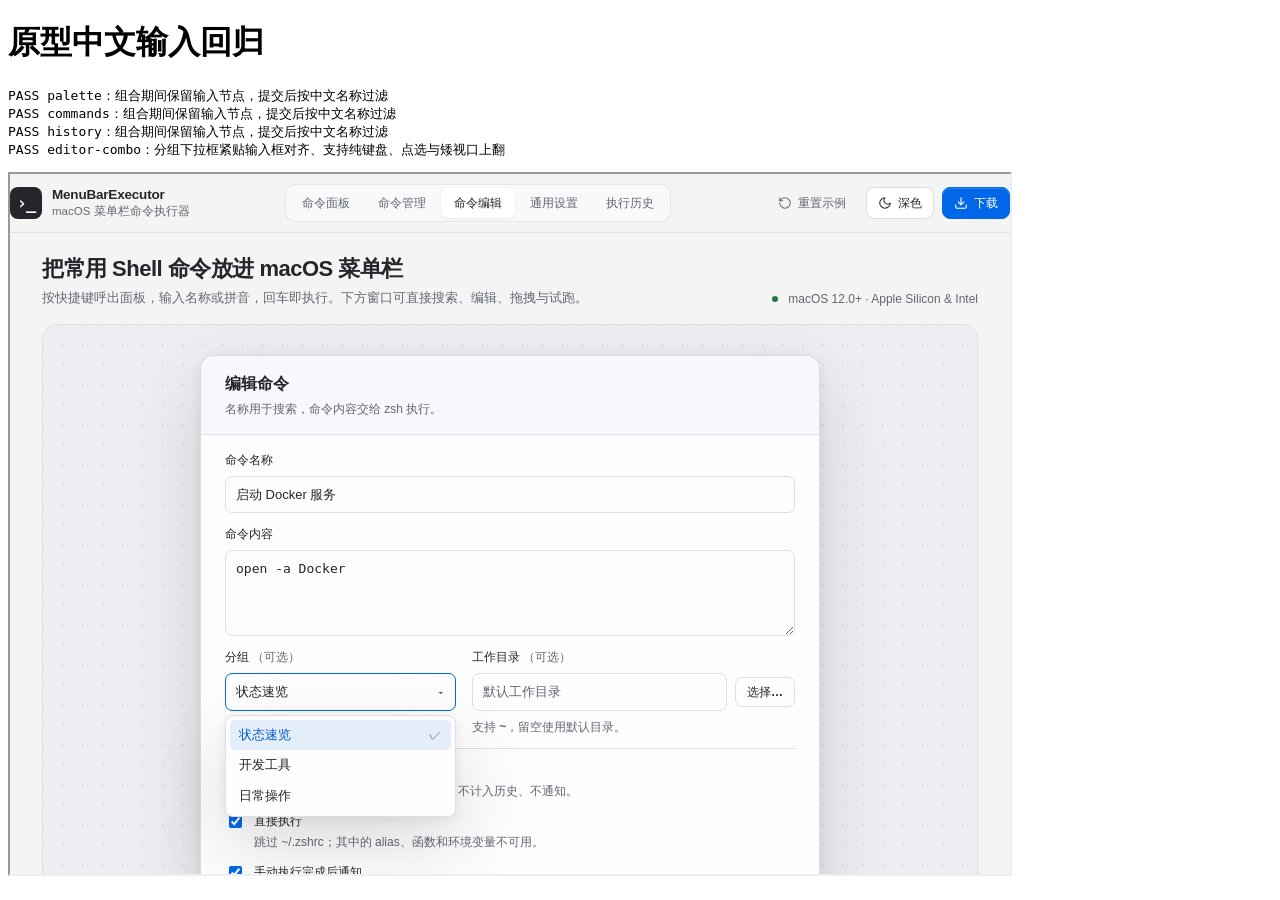
<file: Tests/PrototypeInputTests.html>
<!DOCTYPE html>
<html lang="zh-CN">
<meta charset="UTF-8">
<title>原型中文输入回归</title>
<h1>原型中文输入回归</h1>
<pre id="results">运行中…</pre>
<iframe id="prototype" title="原型测试窗口" style="width:1000px;height:700px"></iframe>
<script>
(async () => {
    const frame = document.querySelector('iframe');
    const results = [];
    for (const [page, id] of [['palette', 'palette-search'], ['commands', 'command-search'], ['history', 'history-search']]) {
        try {
            await new Promise(resolve => {
                frame.onload = resolve;
                frame.src = '../.ryugi/artifacts/html/menu-bar-executor/index.html?case=' + page + '&run=' + Date.now() + '#' + page;
            });
            const win = frame.contentWindow;
            const doc = frame.contentDocument;
            const input = doc.getElementById(id);
            input.focus();
            input.dispatchEvent(new win.CompositionEvent('compositionstart', {bubbles: true, data: ''}));
            input.value = 'qi';
            input.dispatchEvent(new win.InputEvent('input', {bubbles: true, isComposing: true, data: 'qi', inputType: 'insertCompositionText'}));
            if (!input.isConnected || doc.activeElement !== input) throw new Error('组词期间输入节点被替换或失去焦点：connected=' + input.isConnected + ', active=' + doc.activeElement?.id);
            input.value = '启动';
            input.dispatchEvent(new win.CompositionEvent('compositionend', {bubbles: true, data: '启动'}));
            const committedInput = doc.getElementById(id);
            committedInput.dispatchEvent(new win.InputEvent('input', {bubbles: true, data: '启动', inputType: 'insertText'}));
            if (doc.getElementById(id).value !== '启动') throw new Error('中文提交值丢失');
            const names = [...doc.querySelectorAll(page === 'palette' ? '.execute' : page === 'commands' ? '.command-row h3' : '.history-item strong')].map(el => el.textContent);
            if (names.length !== 2 || names.some(name => !name.includes('启动'))) throw new Error('中文提交后未按名称过滤：' + names.join(','));
            results.push('PASS ' + page + '：组合期间保留输入节点，提交后按中文名称过滤');
        } catch (error) {
            results.push('FAIL ' + page + '：' + error.message);
        }
    }
    try {
        await new Promise(resolve => {
            frame.onload = resolve;
            frame.src = '../.ryugi/artifacts/html/menu-bar-executor/index.html?case=editor-combo&run=' + Date.now() + '#editor';
        });
        const win = frame.contentWindow;
        const doc = frame.contentDocument;
        const box = doc.querySelector('#editor-form .combobox');
        const input = box?.querySelector('input[name="group"]');
        const toggle = box?.querySelector('[data-action="toggleGroupMenu"]');
        if (!box || !input || !toggle) throw new Error('缺少分组组合框元素');
        if (input.getAttribute('list') !== null) throw new Error('不应依赖浏览器原生 datalist 弹层');
        toggle.click();
        const menu = doc.querySelector('.combo-menu');
        if (!menu) throw new Error('点击展开按钮未弹出分组列表');
        const options = [...menu.querySelectorAll('.combo-option')].map(el => el.dataset.comboOption);
        if (options.length < 3) throw new Error('展开后应显示全部分组，实际：' + options.join(','));
        const boxRect = box.getBoundingClientRect();
        const menuRect = menu.getBoundingClientRect();
        if (Math.abs(menuRect.left - boxRect.left) > 2 || Math.abs(menuRect.width - boxRect.width) > 2) {
            throw new Error(`下拉框水平未对齐：box=(${boxRect.left},${boxRect.width}) menu=(${menuRect.left},${menuRect.width})`);
        }
        if (menuRect.top < boxRect.bottom - 1 || menuRect.top > boxRect.bottom + 12) {
            throw new Error(`下拉框垂直未紧贴输入框：box.bottom=${boxRect.bottom} menu.top=${menuRect.top}`);
        }
        // 点击分组输入框本身不应误关菜单
        input.click();
        if (!doc.querySelector('.combo-menu')) throw new Error('点击分组输入框不应关闭已展开的下拉框');
        // Tab 切走应关闭菜单
        doc.dispatchEvent(new win.KeyboardEvent('keydown', {key: 'Tab', bubbles: true}));
        if (doc.querySelector('.combo-menu')) throw new Error('按 Tab 后未关闭分组下拉框');
        // 纯键盘 ArrowDown 打开、方向键移动、回车选中
        input.focus();
        doc.dispatchEvent(new win.KeyboardEvent('keydown', {key: 'ArrowDown', bubbles: true}));
        const kbMenu = doc.querySelector('.combo-menu');
        if (!kbMenu) throw new Error('焦点在分组框时按 ArrowDown 未展开菜单');
        doc.dispatchEvent(new win.KeyboardEvent('keydown', {key: 'ArrowDown', bubbles: true}));
        doc.dispatchEvent(new win.KeyboardEvent('keydown', {key: 'Enter', bubbles: true}));
        if (input.value !== '日常操作') throw new Error('键盘选择分组失败，实际：' + input.value);
        if (doc.querySelector('.combo-menu')) throw new Error('键盘回车选择后未关闭下拉框');
        // 点选回填与关闭
        toggle.click();
        doc.querySelector('.combo-menu [data-combo-option="状态速览"]').click();
        if (input.value !== '状态速览') throw new Error('点选分组项未回填输入框');
        if (doc.querySelector('.combo-menu')) throw new Error('选择后未关闭下拉框');
        // 视口下方空间不足时自动向上翻转展开
        const origHeight = frame.style.height;
        frame.style.height = Math.round(boxRect.bottom + 36) + 'px';
        toggle.click();
        const flippedMenu = doc.querySelector('.combo-menu');
        if (!flippedMenu) throw new Error('矮视口下未展开上翻分组菜单');
        const flippedBoxRect = box.getBoundingClientRect();
        const flippedMenuRect = flippedMenu.getBoundingClientRect();
        frame.style.height = origHeight;
        if (flippedMenuRect.bottom > flippedBoxRect.top + 1) {
            throw new Error(`空间不足时应向上翻转展开：box.top=${flippedBoxRect.top} menu.bottom=${flippedMenuRect.bottom}`);
        }
        results.push('PASS editor-combo：分组下拉框紧贴输入框对齐、支持纯键盘、点选与矮视口上翻');
    } catch (error) {
        results.push('FAIL editor-combo：' + error.message);
    }
    document.getElementById('results').textContent = results.join('\n');
    document.title = results.some(result => result.startsWith('FAIL')) ? 'FAIL 原型中文输入回归' : 'PASS 原型中文输入回归';
})();
</script>
</html>
</file>
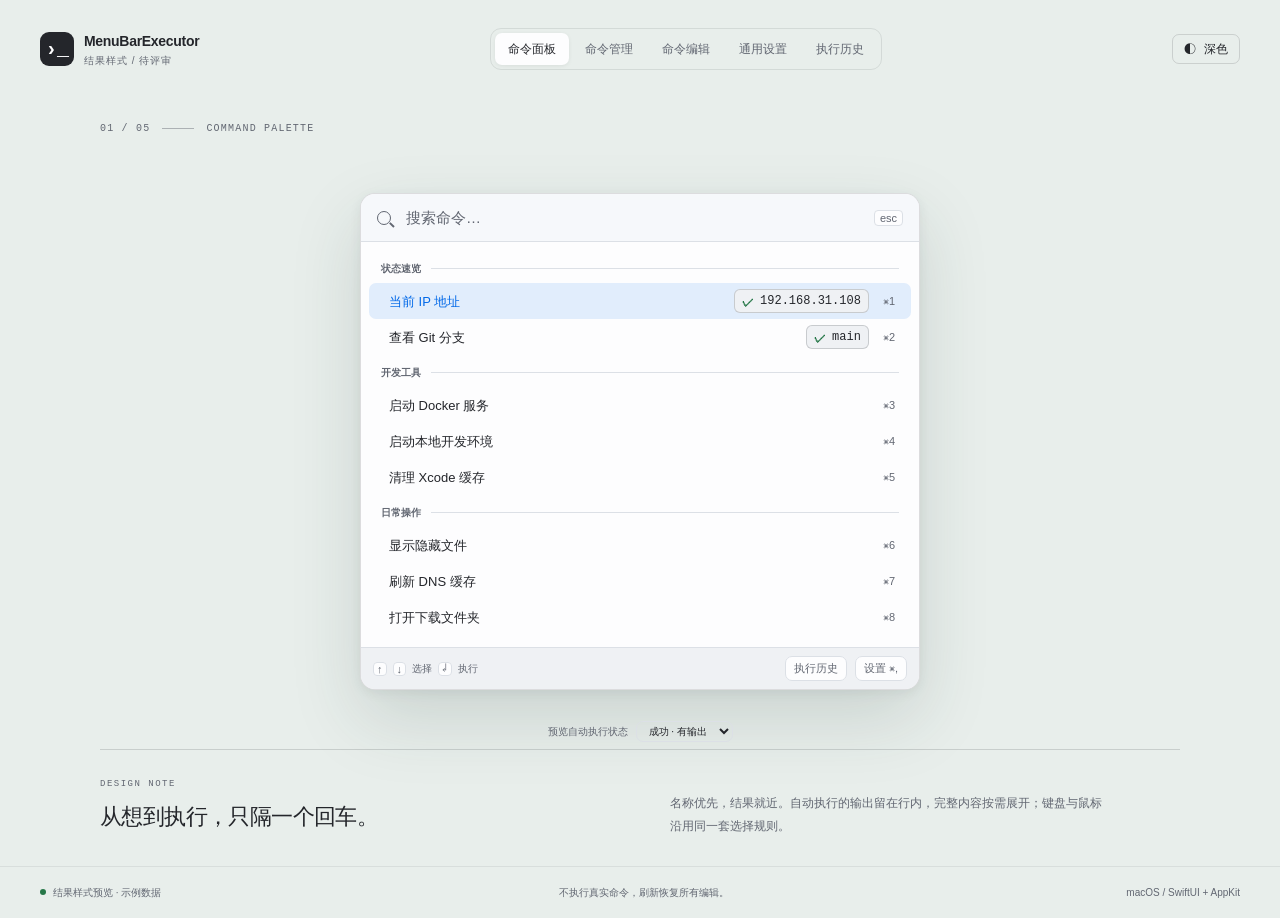
<file: designs/menu-bar-executor/result-emphasis.html>
<!DOCTYPE html>
<html lang="zh-CN">
<head>
<meta charset="UTF-8">
<meta name="viewport" content="width=device-width, initial-scale=1">
<title>MenuBarExecutor · 自动执行结果样式</title>
<style>
:root{color-scheme:light;--desktop:#e8eeeb;--paper:#fdfdfe;--chrome:#eff1f4;--subtle:#f5f6f8;--material:#f6f8fb;--line:#dce0e6;--text:#24262b;--muted:#626772;--blue:#0068e8;--selection:#e1edfc;--green:#267748;--red:#be3c36;--shadow:0 28px 70px #243c3326,0 3px 12px #243c3312;--mono:ui-monospace,"SF Mono",Menlo,monospace}
[data-theme="dark"]{color-scheme:dark;--desktop:#1d2624;--paper:#2c3037;--chrome:#2f343d;--subtle:#272b32;--material:#2d333d;--line:#434a55;--text:#f0f1f4;--muted:#b1b7c2;--blue:#83b9ff;--selection:#344e6e;--green:#8cd9ac;--red:#ff9d97;--shadow:0 28px 70px #0005,0 3px 12px #0003}
*{box-sizing:border-box}body{margin:0;background:var(--desktop);color:var(--text);font:13px/1.5 -apple-system,"SF Pro Text","PingFang SC",sans-serif}button,input,textarea,select{font:inherit}button,a,input,textarea,select{-webkit-tap-highlight-color:transparent}button{cursor:pointer;color:inherit;border:1px solid var(--line);background:var(--paper);border-radius:7px;padding:5px 11px;white-space:nowrap}button:hover{background:var(--selection);color:var(--blue)}button:disabled{opacity:.4;cursor:default;background:var(--paper);color:var(--muted)}button:focus-visible,a:focus-visible{outline:2px solid var(--blue);outline-offset:3px}input,textarea,select{color:var(--text);background:var(--paper);border:1px solid var(--line);border-radius:7px;padding:8px 10px;min-width:0}input:focus,textarea:focus,select:focus{outline:2px solid var(--blue);outline-offset:1px}input[type="checkbox"]{accent-color:var(--blue)}input::placeholder{color:var(--muted)}h1,h2,h3,p{margin:0}a{color:inherit;text-decoration:none}.reviewbar{max-width:1440px;margin:auto;padding:28px 40px;display:flex;align-items:center;justify-content:space-between;gap:24px}.brand{display:flex;gap:10px;align-items:center;font-weight:650;font-size:14px;letter-spacing:-.3px}.brand small{display:block;font-size:10px;font-weight:400;letter-spacing:1px;color:var(--muted);margin-top:1px}.appmark{display:grid;place-items:center;width:34px;height:34px;border-radius:9px;background:var(--text);color:var(--paper);font:700 20px var(--mono)}nav{display:flex;gap:3px;padding:4px;border:1px solid color-mix(in srgb,var(--text) 10%,transparent);border-radius:11px}nav button{border:0;background:transparent;color:var(--muted);padding:7px 13px;font-size:12px}nav button.active{background:var(--paper);color:var(--text);box-shadow:0 1px 4px #0001}.theme{background:transparent;border-color:color-mix(in srgb,var(--text) 15%,transparent);display:flex;gap:8px;align-items:center;font-size:12px}main{max-width:1160px;margin:auto;padding:25px 40px 0}.caption{display:flex;align-items:center;gap:12px;font:10px var(--mono);letter-spacing:1.2px;color:var(--muted)}.caption-line{width:32px;height:1px;background:var(--muted);opacity:.45}.stage{min-height:615px;display:flex;justify-content:center;align-items:center;padding:32px 0;position:relative}.window{width:840px;max-width:100%;border:1px solid color-mix(in srgb,var(--text) 15%,transparent);background:var(--paper);border-radius:15px;overflow:hidden;box-shadow:var(--shadow)}.windowbar{background:var(--material);height:55px;display:flex;align-items:center;padding:0 19px;gap:20px;border-bottom:1px solid var(--line)}.traffic{display:flex;gap:7px;flex-shrink:0}.traffic i{width:11px;height:11px;border-radius:50%;background:#ff6058;border:1px solid #0001}.traffic i:nth-child(2){background:#febc2e}.traffic i:nth-child(3){background:#29c840}.windowtitle{font-weight:600}.windowtabs{display:flex;gap:2px;background:var(--chrome);border-radius:8px;padding:3px;margin-left:auto}.windowtabs button{border:0;background:transparent;padding:4px 22px;color:var(--muted);font-size:12px}.windowtabs button.active{background:var(--paper);color:var(--text);box-shadow:0 1px 3px #0001}.windowfoot{display:flex;align-items:center;gap:10px;justify-content:space-between;padding:10px 20px;background:var(--chrome);border-top:1px solid var(--line);font-size:11px;color:var(--muted)}.muted{color:var(--muted)}.mono{font-family:var(--mono)}.row{display:flex;align-items:center;gap:8px}.spread{justify-content:space-between}.grow{flex:1;min-width:0}.primary{background:#0068e8;color:white;border-color:#0068e8;box-shadow:inset 0 1px #ffffff25}.primary:hover{background:#005ac9;color:#fff}.danger{color:var(--red)}.quiet{background:transparent;border-color:transparent}.tag{font-size:10px;font-weight:400;color:var(--muted);background:var(--chrome);border:1px solid var(--line);padding:1px 5px;border-radius:4px;white-space:nowrap}kbd{font:11px -apple-system,sans-serif;white-space:nowrap;color:var(--muted);border:1px solid var(--line);border-radius:4px;padding:1px 5px;background:var(--paper)}.dot{display:inline-block;width:6px;height:6px;border-radius:100%;background:var(--green);flex-shrink:0}.dot.failed{background:var(--red)}.dot.loading{background:var(--muted)}.palette{width:560px;border-radius:15px}.palette-search{height:48px;display:flex;align-items:center;gap:12px;padding:0 16px;background:var(--material);border-bottom:1px solid var(--line)}.search-symbol{width:14px;height:14px;border:1.7px solid var(--muted);border-radius:50%;position:relative;flex-shrink:0;margin-right:3px}.search-symbol:after{content:"";position:absolute;width:6px;height:1.7px;background:var(--muted);right:-5px;bottom:-2px;transform:rotate(45deg)}.palette-search input{border:0;background:transparent;outline:none;box-shadow:none;font-size:15px;padding:0;flex:1;width:0}.clear{width:24px;height:24px;border:0;padding:0;color:var(--muted);background:transparent;display:grid;place-items:center;font-size:16px}.palette-list{padding:9px 8px 12px;max-height:410px;overflow:auto}.group-label{font-size:10px;color:var(--muted);font-weight:600;padding:10px 12px 7px;display:flex;align-items:center;gap:10px}.group-label:after{content:"";height:1px;background:var(--line);flex:1}.palette-row{height:36px;display:flex;align-items:center;border-radius:7px;padding-right:10px;gap:8px}.palette-row.selected{background:var(--selection)}.palette-row.selected .execute{color:var(--blue)}.execute{border:0;background:transparent!important;flex:1;min-width:0;text-align:left;overflow:hidden;text-overflow:ellipsis;padding:0 0 0 20px;height:36px}.palette-row:has(.result) .execute{flex-shrink:0;flex-basis:auto;max-width:calc(100% - 70px);margin-right:4px}.result{border:0;background:transparent!important;color:var(--muted);font:11px var(--mono);display:flex;align-items:center;gap:7px;margin-left:auto;min-width:17px;flex-shrink:1;height:36px;padding:0 2px}.result span{overflow:hidden;text-overflow:ellipsis;white-space:nowrap}.palette-row kbd{background:transparent;border-color:transparent}.palette .windowfoot{padding:8px 12px;gap:6px}.palette .windowfoot button{font-size:11px;padding:3px 8px}.palette-help{display:flex;align-items:center;gap:6px;font-size:10px}.palette-help kbd{padding:0 3px}.preview-state{position:absolute;bottom:7px;display:flex;align-items:center;gap:8px;font-size:10px;color:var(--muted)}.preview-state select{font-size:10px;padding:3px 8px;background:transparent}.toolbar{padding:15px 20px;display:flex;gap:12px;background:var(--material);align-items:center}.searchbox{display:flex;gap:9px;align-items:center;border:1px solid var(--line);border-radius:8px;background:var(--paper);height:34px;padding:0 12px;flex:1;min-width:0}.searchbox:focus-within{border-color:var(--blue);box-shadow:0 0 0 2px color-mix(in srgb,var(--blue) 15%,transparent)}.searchbox .search-symbol{width:11px;height:11px}.searchbox input{border:0;padding:0;outline:none;box-shadow:none;flex:1;width:0;font-size:12px}.countbar{padding:9px 20px;border-bottom:1px solid var(--line);font-size:10px;color:var(--muted);display:flex;justify-content:space-between}.commands-scroll{height:359px;overflow:auto}.manage-group{font-size:11px;color:var(--muted);font-weight:600;padding:16px 22px 5px}.command-row{display:flex;gap:12px;align-items:center;padding:10px 22px;min-height:67px;border-bottom:1px solid color-mix(in srgb,var(--line) 55%,transparent)}.command-row:hover{background:var(--subtle)}.command-row h3{font-size:13px;font-weight:500;display:flex;gap:8px;align-items:center}.command-row p{font:11px/1.7 var(--mono);color:var(--muted);white-space:nowrap;overflow:hidden;text-overflow:ellipsis;margin-top:4px}.command-row button{font-size:11px;padding:3px 8px;min-height:26px}.design-note{border-top:1px solid color-mix(in srgb,var(--text) 16%,transparent);padding:22px 0 28px;display:grid;grid-template-columns:1fr 1fr;gap:60px;align-items:start}.eyebrow{font:9px var(--mono);letter-spacing:1.5px;color:var(--muted)}.design-note h1{font-size:22px;letter-spacing:-.6px;font-weight:550;margin-top:8px}.design-note p{max-width:440px;font-size:12px;line-height:1.9;color:var(--muted);padding-top:20px}.reviewfoot{padding:18px 40px;max-width:1440px;margin:auto;border-top:1px solid color-mix(in srgb,var(--text) 8%,transparent);display:flex;justify-content:space-between;gap:16px;font-size:10px;color:var(--muted)}.reviewfoot>span:first-child{display:flex;align-items:center;gap:7px}.settings-body{height:436px;overflow:auto;padding:24px 30px;background:var(--subtle)}.settings-section{margin-bottom:20px}.settings-section>h3{font-size:11px;font-weight:550;color:var(--muted);margin:0 0 8px 4px}.settings-box{border:1px solid var(--line);border-radius:11px;background:var(--paper);padding:0 16px}.setting{display:flex;align-items:center;justify-content:space-between;gap:24px;min-height:63px;padding:13px 0}.setting+.setting{border-top:1px solid var(--line)}.setting p{font-size:11px;line-height:1.7;color:var(--muted);margin-top:3px}.setting button,.setting select{font-size:11px}.switch{width:31px;height:19px;padding:2px;border-radius:20px;background:#7d8188;border:0;flex-shrink:0}.switch:before{content:"";display:block;width:15px;height:15px;border-radius:50%;background:white;box-shadow:0 1px 3px #0003}.switch[aria-checked="true"]{background:#0068e8}.switch[aria-checked="true"]:before{margin-left:12px}.switch:hover{background:#7d8188}.switch[aria-checked="true"]:hover{background:#005ac9}.path{font:10px var(--mono);color:var(--muted);padding:14px 0;border-top:1px solid var(--line);overflow-wrap:anywhere}.history-body{display:grid;grid-template-columns:280px minmax(0,1fr);height:410px}.history-list{padding:8px;background:var(--material);border-right:1px solid var(--line);overflow:auto}.history-item{display:block;text-align:left;width:100%;border:0;background:transparent;border-radius:8px;padding:13px 12px;margin-bottom:3px}.history-item.active{background:var(--selection)}.history-item strong{display:flex;align-items:center;gap:8px;font-weight:500;font-size:12px;overflow:hidden}.history-item time{display:block;font-size:10px;color:var(--muted);margin:7px 0 0 14px}.history-detail{padding:24px;overflow:auto}.history-detail h2{font-size:18px;font-weight:600;letter-spacing:-.4px}.meta{font-size:11px;display:flex;gap:12px;margin-top:9px;color:var(--muted)}.success{color:var(--green)}.detail-label{font-size:10px;color:var(--muted);margin-top:24px;margin-bottom:9px}.history-detail code{font:11px/1.7 var(--mono);overflow-wrap:anywhere}.output{font:11px/1.8 var(--mono);white-space:pre-wrap;overflow-wrap:anywhere;border:1px solid var(--line);background:var(--subtle);border-radius:7px;padding:15px;margin:8px 0;min-height:143px;max-height:260px;overflow:auto}.history-detail .row button{font-size:10px}.empty{padding:58px 24px;text-align:center;color:var(--muted)}.empty strong{display:block;color:var(--text);font-size:15px;margin-bottom:6px;font-weight:500}.empty p{font-size:12px;margin-bottom:18px}.empty-icon{font:30px var(--mono);opacity:.55;margin-bottom:15px}.backdrop{position:fixed;inset:0;background:#111a224d;backdrop-filter:blur(5px);display:grid;place-items:center;padding:20px;z-index:20}.sheet{width:560px;max-width:100%;max-height:calc(100dvh - 40px);background:var(--paper);border:1px solid var(--line);border-radius:14px;box-shadow:var(--shadow);display:flex;flex-direction:column;overflow:hidden}.sheet.inline{max-height:560px;box-shadow:none;border:0;border-radius:0;width:100%}.sheet-head{padding:20px 24px;background:var(--material);border-bottom:1px solid var(--line)}.sheet-head h2{font-size:16px;font-weight:600}.sheet-head p{font-size:11px;color:var(--muted);margin-top:4px}.form-body{padding:20px 24px;overflow:auto;display:grid;gap:16px}.field{display:flex;flex-direction:column;gap:7px;font-size:11px;font-weight:550}.field input{font-weight:400}.field textarea{resize:vertical;min-height:86px;font:12px/1.7 var(--mono)}.field-pair{display:grid;grid-template-columns:1fr 1.4fr;gap:16px}.option{display:flex;align-items:start;gap:9px;font-weight:400;font-size:12px}.option input{margin-top:3px}.option small{display:block;color:var(--muted);font-size:10px;line-height:1.7;margin-top:3px}.form-divider{height:1px;background:var(--line)}.form-foot{display:flex;gap:8px;padding:14px 20px;background:var(--chrome);border-top:1px solid var(--line);align-items:center}.form-foot button{font-size:12px}.form-foot .primary{margin-left:auto}.editor-window{width:570px}.confirmation{width:380px}.confirmation .form-body{font-size:12px;line-height:1.8}.popover{position:fixed;z-index:30;width:360px;max-width:calc(100vw - 24px);background:var(--paper);border:1px solid var(--line);border-radius:11px;padding:16px;box-shadow:var(--shadow)}.popover h3{font-size:12px}.popover pre{font:12px/1.8 var(--mono);white-space:pre-wrap;overflow-wrap:anywhere;max-height:250px;overflow:auto;user-select:text}.popover button{font-size:11px}#toast{position:fixed;bottom:28px;left:50%;transform:translateX(-50%);background:var(--text);color:var(--paper);border-radius:9px;padding:10px 18px;box-shadow:0 4px 20px #0002;z-index:50;display:none;font-size:12px;max-width:90vw}#toast.visible{display:block}.closed{min-height:260px;display:grid;place-items:center}.editor-demo{padding:0!important}.editor-demo .sheet{max-height:550px}.small{font-size:10px;color:var(--muted)}
@media(min-width:1450px){.stage{min-height:670px}}@media(max-width:900px){.reviewbar{padding:20px;flex-wrap:wrap;gap:16px}.reviewbar nav{order:3;width:100%;justify-content:center}main{padding:15px 24px 0}.stage{min-height:590px}.design-note{gap:24px}.reviewfoot{padding:18px 24px}.reviewfoot>span:last-child{display:none}.history-body{grid-template-columns:230px minmax(0,1fr)}}@media(max-width:600px){nav{gap:0}nav button{padding:7px 8px;font-size:11px}main{padding:12px}.stage{min-height:580px;padding:30px 0}.palette-help span{display:none}.design-note{grid-template-columns:1fr;gap:5px;padding:18px 8px}.design-note p{padding-top:8px}.design-note h1{font-size:20px}.reviewfoot{padding:16px 20px;flex-wrap:wrap}.windowbar{gap:12px;padding:0 14px}.windowtabs button{padding:4px 12px}.toolbar{padding:12px;gap:8px;flex-wrap:wrap}.history-body{grid-template-columns:145px minmax(0,1fr)}.history-detail{padding:16px}.history-detail h2{font-size:15px}.history-item{padding:12px 7px}.history-item time{font-size:9px;margin-left:0}.settings-body{padding:20px 14px}.setting{gap:12px}.setting select{max-width:120px}.field-pair{grid-template-columns:1fr}.windowfoot{padding:10px 12px}.command-row{padding:10px 14px}.command-row h3{flex-wrap:wrap;gap:3px}.form-body{padding:18px}.windowfoot>span{min-width:0}.windowfoot>span:last-child{font-size:10px}.history-detail .meta{flex-wrap:wrap;gap:4px}.reviewbar{padding:18px 16px}}

/* 结果样式评审：24px 视觉按钮，36px 点击区域。 */
.palette-row:has(.result) .execute{max-width:calc(100% - 82px)}
.result{position:relative;isolation:isolate;color:var(--text);font:500 12px var(--mono);gap:6px;padding:0 8px;min-width:30px;border-radius:6px}
.result::before{content:"";position:absolute;inset:6px 0;z-index:-1;border:1px solid color-mix(in srgb,var(--text) 19%,transparent);border-radius:6px;background:var(--chrome)}
.result span{min-width:0}
.result-icon{font:600 12px -apple-system,"SF Pro Text",sans-serif;display:grid;place-items:center;flex:0 0 12px;width:12px;height:12px;color:var(--green);font-style:normal}
.result-failed{color:var(--red)}
.result-failed::before{border-color:color-mix(in srgb,var(--red) 35%,transparent);background:color-mix(in srgb,var(--red) 8%,var(--paper))}
.result-failed .result-icon{color:var(--red);border:1.3px solid currentColor;border-radius:50%;font-size:9px}
.result-loading,.result-empty{font-weight:400;color:var(--muted)}
.result-loading .result-icon{border:1.5px solid var(--line);border-top-color:var(--muted);border-radius:50%;animation:result-spin 1s linear infinite}
button.result:hover::before{background:var(--selection);border-color:var(--blue)}
button.result:hover{color:var(--text)}
button.result-failed:hover{color:var(--red)}
@keyframes result-spin{to{transform:rotate(360deg)}}
@media(prefers-reduced-motion:reduce){.result-loading .result-icon{animation:none}}

</style>
</head>
<body>
<!-- 现有功能来源：Sources/App；视觉来源：InterfaceStyle.swift；此目录为软件界面的设计参照。
设计假设：延续 macOS 紧凑操作习惯；外部导航仅用于评审。全部数据保存在内存，不执行 shell。 -->
<header class="reviewbar">
<a class="brand" href="#palette"><span class="appmark">›_</span><span>MenuBarExecutor<small>结果样式 / 待评审</small></span></a>
<nav aria-label="设计稿界面">
<button data-page="palette">命令面板</button><button data-page="commands">命令管理</button><button data-page="editor">命令编辑</button><button data-page="general">通用设置</button><button data-page="history">执行历史</button>
</nav>
<button id="theme" class="theme" aria-label="切换深浅色">◐ <span>深色</span></button>
</header>
<main>
<div class="caption"><span id="screen-number">01 / 05</span><span class="caption-line"></span><span id="screen-kind">COMMAND PALETTE</span></div>
<section class="stage" id="stage" aria-label="应用界面预览"></section>
<section class="design-note"><div><span class="eyebrow">DESIGN NOTE</span><h1 id="note-title">从想到执行，只隔一个回车。</h1></div><p id="note-text"></p></section>
</main>
<footer class="reviewfoot"><span><i class="dot"></i> 结果样式预览 · 示例数据</span><span>不执行真实命令，刷新恢复所有编辑。</span><span>macOS / SwiftUI + AppKit</span></footer>
<div id="modal-layer"></div><div id="popover-layer"></div><div id="toast" role="status" aria-live="polite"></div>
<script>
'use strict';
const seedCommands = [
  {id:1,name:'当前 IP 地址',command:'ipconfig getifaddr en0',group:'状态速览',auto:true,direct:true,notify:false,output:'192.168.31.108'},
  {id:2,name:'查看 Git 分支',command:'git branch --show-current',group:'状态速览',auto:true,direct:false,notify:false,directory:'~/Developer/menu-bar-executor',output:'main'},
  {id:3,name:'启动 Docker 服务',command:'open -a Docker',group:'开发工具',auto:false,direct:true,notify:true,output:''},
  {id:4,name:'启动本地开发环境',command:'docker compose up -d',group:'开发工具',auto:false,direct:false,notify:true,directory:'~/Developer/workspace',output:'Container workspace-db  Started\nContainer workspace-app  Started'},
  {id:5,name:'清理 Xcode 缓存',command:'rm -rf ~/Library/Developer/Xcode/DerivedData/*',group:'开发工具',auto:false,direct:true,notify:true,output:''},
  {id:6,name:'显示隐藏文件',command:'defaults write com.apple.finder AppleShowAllFiles -bool true\nkillall Finder',group:'日常操作',auto:false,direct:true,notify:true,output:''},
  {id:7,name:'刷新 DNS 缓存',command:'sudo dscacheutil -flushcache',group:'日常操作',auto:false,direct:true,notify:true,output:'sudo: a terminal is required to read the password',failed:true},
  {id:8,name:'打开下载文件夹',command:'open ~/Downloads',group:'日常操作',auto:false,direct:true,notify:false,output:''}
];
let commands=structuredClone(seedCommands);
let records=[
 {id:101,name:'启动本地开发环境',command:'docker compose up -d',success:true,time:'今天 10:42:08',output:'Container workspace-db  Started\nContainer workspace-app  Started'},
 {id:102,name:'刷新 DNS 缓存',command:'sudo dscacheutil -flushcache',success:false,time:'今天 10:38:51',output:'sudo: a terminal is required to read the password'},
 {id:103,name:'启动 Docker 服务',command:'open -a Docker',success:true,time:'今天 10:37:22',output:''},
 {id:104,name:'显示隐藏文件',command:'defaults write com.apple.finder AppleShowAllFiles -bool true\nkillall Finder',success:true,time:'昨天 18:06:34',output:''}
];
const notes={
 palette:['01','COMMAND PALETTE','从想到执行，只隔一个回车。','名称优先，结果就近。自动执行的输出留在行内，完整内容按需展开；键盘与鼠标沿用同一套选择规则。'],
 commands:['02','COMMAND LIBRARY','常用命令，各有位置。','分组建立阅读节奏，命令原文提供识别线索。搜索、添加和操作入口固定，列表滚动时仍能随时管理。'],
 editor:['03','COMMAND EDITOR','把执行行为，说明白。','名称与命令分开编辑，目录与分组按需填写。自动执行、直接执行与通知各自说明影响，保存前保留完整草稿。'],
 general:['04','PREFERENCES','只留下需要决定的设置。','呼出与输入、启动与更新、配置文件，按使用目的归类。沿用现有设置项，配置导入前说明覆盖范围。'],
 history:['05','EXECUTION HISTORY','执行之后，有迹可查。','左侧定位记录，右侧阅读输出。只呈现当前实际保存的信息：执行内容、时间、成功或失败，以及最多 500 字符输出。']
};
let page='palette',query='',historyQuery='',selected=0,selectedRecord=101,onlyFailed=false,autoState='success',closed=false;
let editorId=null,editorOrigin=null,returnFocus=null,popoverFocus=null;
const settings={launch:true,updates:true,input:'不切换',shortcut:'⌃ ⌥ Space'};
const $=s=>document.querySelector(s);
const escapeHTML=value=>String(value??'').replace(/[&<>"']/g,c=>({'&':'&amp;','<':'&lt;','>':'&gt;','"':'&quot;',"'":'&#39;'}[c]));
const traffic='<div class="traffic" aria-hidden="true"><i></i><i></i><i></i></div>';
const groups=()=>[...new Set(commands.map(c=>c.group||'未分组'))];
function filtered(){return groups().flatMap(group=>commands.filter(c=>(c.group||'未分组')===group&&c.name.toLocaleLowerCase().includes(query.toLocaleLowerCase())))}
function toast(message){$('#toast').textContent=message;$('#toast').classList.add('visible');clearTimeout(toast.timer);toast.timer=setTimeout(()=>$('#toast').classList.remove('visible'),2600)}
function searchbox(value,id){return `<div class="searchbox"><span class="search-symbol" aria-hidden="true"></span><input id="${id}" placeholder="搜索命令名称" aria-label="搜索命令名称" value="${escapeHTML(value)}">${value?'<button class="clear" data-action="clearSearch" aria-label="清空搜索">×</button>':''}</div>`}
function windowbar(title,tabs=false){return `<header class="windowbar">${traffic}<span class="windowtitle">${title}</span>${tabs?`<div class="windowtabs" aria-label="设置标签"><button data-page="commands" class="${page==='commands'?'active':''}">命令</button><button data-page="general" class="${page==='general'?'active':''}">通用</button></div>`:''}</header>`}
function empty(title,detail,action,label){return `<div class="empty"><div class="empty-icon" aria-hidden="true">›_</div><strong>${title}</strong><p>${detail}</p><button data-action="${action}">${label}</button></div>`}
function palette(){
 if(closed)return `<div class="closed">${empty('命令面板已关闭','正式版本可用全局快捷键再次呼出。','reopen','重新打开面板')}</div>`;
 const list=filtered();selected=Math.max(0,Math.min(selected,list.length-1));
 let previousGroup=null;
 const rows=list.map((c,index)=>{const group=c.group||'未分组';let heading=previousGroup!==group?`<div class="group-label">${escapeHTML(group)}</div>`:'';previousGroup=group;
 const output=autoState==='loading'?'正在执行…':autoState==='failed'?'执行失败':autoState==='empty'?'无输出':(c.output||'无输出');
 const canView=c.auto&&autoState!=='loading'&&autoState!=='empty'&&(autoState==='failed'||!!c.output);
 return heading+`<div class="palette-row ${selected===index?'selected':''}" data-index="${index}"><button class="execute" data-execute="${c.id}" title="${escapeHTML(c.name)}">${escapeHTML(c.name)}</button>${c.auto?`<${canView?'button':'div'} class="result result-${autoState}" ${canView?`data-result="${c.id}" title="查看完整结果" aria-label="查看${escapeHTML(c.name)}的结果"`:''}><i class="result-icon" aria-hidden="true">${autoState==='loading'?'':autoState==='failed'?'!':'✓'}</i><span>${escapeHTML(output)}</span></${canView?'button':'div'}>`:''}${index<9?`<kbd>⌘${index+1}</kbd>`:''}</div>`}).join('');
 return `<div class="window palette" data-screen-label="命令面板"><div class="palette-search"><span class="search-symbol" aria-hidden="true"></span><input id="palette-search" aria-label="搜索命令名称" placeholder="搜索命令…" autocomplete="off" value="${escapeHTML(query)}">${query?'<button class="clear" data-action="clearSearch" aria-label="清空搜索">×</button>':'<kbd>esc</kbd>'}</div><div class="palette-list">${rows||empty(commands.length?'没有匹配的命令':'还没有命令',commands.length?'试试其他名称，或清空搜索。':'添加一条常用命令，随时呼出执行。',commands.length?'clearSearch':'add',commands.length?'清空搜索':'添加命令')}</div><footer class="windowfoot"><div class="palette-help"><kbd>↑</kbd><kbd>↓</kbd><span>选择</span><kbd>↵</kbd><span>执行</span></div><div class="row"><button data-page="history">执行历史</button><button data-page="commands">设置 <span class="muted">⌘,</span></button></div></footer></div><label class="preview-state">预览自动执行状态<select id="auto-state"><option value="success">成功 · 有输出</option><option value="loading">执行中</option><option value="failed">失败</option><option value="empty">成功 · 无输出</option></select></label>`;
}
function commandLibrary(){const list=filtered();return `<section class="window" data-screen-label="命令管理">${windowbar('设置',true)}<div class="toolbar">${searchbox(query,'command-search')}<button class="primary" data-action="add">＋ 添加命令</button></div><div class="countbar"><span>${list.length} 条命令</span><span>按分组显示</span></div><div class="commands-scroll">${list.length?groups().map(group=>{const items=list.filter(c=>(c.group||'未分组')===group);return items.length?`<h2 class="manage-group">${escapeHTML(group)}</h2>`+items.map(c=>`<div class="command-row"><div class="grow"><h3>${escapeHTML(c.name)} ${c.auto?'<span class="tag">自动执行</span>':''}</h3><p>${escapeHTML(c.command)}</p></div><div class="row"><button data-edit="${c.id}">编辑</button><button data-move="${c.id}" aria-label="在组内上移${escapeHTML(c.name)}" ${query||commands.filter(x=>(x.group||'未分组')===group)[0].id===c.id?'disabled':''}>↑</button></div></div>`).join(''):''}).join(''):empty(commands.length?'没有匹配的命令':'还没有命令','名称用于搜索，分组方便查找。',commands.length?'clearSearch':'add',commands.length?'清空搜索':'添加命令')}</div><footer class="windowfoot"><span>在组内调整顺序，与命令面板同步</span><span>${commands.filter(c=>c.auto).length} 条自动执行</span></footer></section>`}
function toggle(key,label){return `<button class="switch" role="switch" aria-label="${label}" aria-checked="${settings[key]}" data-toggle="${key}"></button>`}
function general(){return `<section class="window" data-screen-label="通用设置">${windowbar('设置',true)}<div class="settings-body"><section class="settings-section"><h3>呼出与输入</h3><div class="settings-box"><div class="setting"><div><span>全局快捷键</span><p>在任何应用中打开或关闭命令面板。</p></div><div class="row"><button data-action="shortcut" class="mono">${escapeHTML(settings.shortcut||'录制快捷键…')}</button><button class="quiet" data-action="clearShortcut">清除</button></div></div><div class="setting"><div><span>面板输入法</span><p>打开时切换，关闭后恢复原输入法。</p></div><select id="input-source" aria-label="面板输入法"><option>不切换</option><option>ABC</option><option>简体拼音</option></select></div></div></section><section class="settings-section"><h3>启动、通知与更新</h3><div class="settings-box"><div class="setting"><span>登录时启动</span>${toggle('launch','登录时启动')}</div><div class="setting"><div><span>系统通知</span><p>每条命令可单独设置完成通知。</p></div><button data-action="notification">查看说明 ↗</button></div><div class="setting"><div><span>自动检查更新</span><p>启动时检查新版本，有更新时提醒。</p></div>${toggle('updates','自动检查更新')}</div></div></section><section class="settings-section"><h3>配置文件</h3><div class="settings-box"><div class="setting"><div><span>备份与恢复</span><p>导入会替换命令、分组和通用设置。</p></div><div class="row"><button data-action="export">导出</button><button data-action="import">导入…</button></div></div><div class="path">~/.config/menu-bar-executor/settings.json</div></div></section></div><footer class="windowfoot"><span>MenuBarExecutor</span><span>命令执行超时：30 秒</span></footer></section>`}
function history(){const list=records.filter(r=>(!onlyFailed||!r.success)&&r.name.toLocaleLowerCase().includes(historyQuery.toLocaleLowerCase()));const record=list.find(r=>r.id===selectedRecord)||list[0];return `<section class="window" data-screen-label="执行历史">${windowbar('执行历史')}<div class="toolbar">${searchbox(historyQuery,'history-search')}<label class="row small"><input type="checkbox" id="only-failed" ${onlyFailed?'checked':''}>仅失败</label><button data-action="clearHistory" ${records.length?'':'disabled'}>清空历史</button></div>${record?`<div class="history-body"><div class="history-list">${list.map(r=>`<button class="history-item ${r.id===record.id?'active':''}" data-record="${r.id}"><strong><i class="dot ${r.success?'':'failed'}"></i>${escapeHTML(r.name)}</strong><time>${escapeHTML(r.time)}</time></button>`).join('')}</div><article class="history-detail"><h2>${escapeHTML(record.name)}</h2><div class="meta"><span class="${record.success?'success':'danger'}">${record.success?'执行成功':'执行失败'}</span><time>${escapeHTML(record.time)}</time></div><h3 class="detail-label">执行内容</h3><code>${escapeHTML(record.command)}</code><div class="row spread detail-label"><h3 style="font-size:10px;font-weight:500">输出结果</h3><button class="quiet" data-copy-record="${record.id}" ${record.output?'':'disabled'}>复制输出</button></div><pre class="output">${escapeHTML(record.output||'（无输出）')}</pre><p class="small">每条记录最多保存 500 字符输出。</p></article></div>`:`<div style="min-height:410px">${empty(records.length?'没有匹配的记录':'暂无执行记录',records.length?'尝试其他名称，或清除筛选。':'手动执行命令后，记录会显示在这里。',records.length?'resetHistory':'reopen',records.length?'清除筛选':'打开命令面板')}</div>`}<footer class="windowfoot"><span>${list.length} 条记录</span><span>最近 100 条 · 不含自动执行</span></footer></section>`}
function editorMarkup(c,inline=false){return `<form class="sheet ${inline?'inline':''}" id="editor-form" aria-label="${c.id?'编辑命令':'添加命令'}"><header class="sheet-head"><h2>${c.id?'编辑命令':'添加命令'}</h2><p>名称用于搜索，命令内容交给 zsh 执行。</p></header><div class="form-body"><label class="field">命令名称<input name="name" value="${escapeHTML(c.name)}" placeholder="例如：启动 Docker 服务" required></label><label class="field">命令内容<textarea name="command" spellcheck="false" required>${escapeHTML(c.command)}</textarea></label><div class="field-pair"><label class="field">分组 <span class="muted">可选</span><input name="group" list="group-options" placeholder="选择或输入分组" value="${escapeHTML(c.group)}"><datalist id="group-options">${groups().map(g=>`<option value="${escapeHTML(g)}"></option>`).join('')}</datalist></label><label class="field">工作目录 <span class="muted">可选</span><div class="row"><input class="grow" name="directory" placeholder="默认工作目录" value="${escapeHTML(c.directory)}"><button type="button" data-action="directory">选择…</button></div><span class="small">支持 ~，留空使用默认目录。</span></label></div><div class="form-divider"></div><label class="option"><input name="auto" type="checkbox" ${c.auto?'checked':''}><span>打开面板时自动执行<small>每次打开都会运行；结果显示在行内，不计入历史、不通知。</small></span></label><label class="option"><input name="direct" type="checkbox" ${c.direct?'checked':''}><span>直接执行<small>跳过 ~/.zshrc；其中的 alias、函数和环境变量不可用。</small></span></label><label class="option"><input name="notify" type="checkbox" ${c.notify?'checked':''}><span>手动执行完成后通知</span></label><p class="small">命令超过 30 秒会终止。</p></div><footer class="form-foot"><button type="button" data-action="cancelEditor">取消</button>${c.id?'<button type="button" class="quiet danger" data-action="delete">删除命令…</button>':''}<button type="submit" class="primary">保存命令</button></footer></form>`}
function render(focusId){const selection=focusId?$("#"+focusId)?.selectionStart:null;const note=notes[page];$('#screen-number').textContent=note[0]+' / 05';$('#screen-kind').textContent=note[1];$('#note-title').textContent=note[2];$('#note-text').textContent=note[3];document.querySelectorAll('nav button').forEach(b=>{b.classList.toggle('active',b.dataset.page===page);b.setAttribute('aria-current',b.dataset.page===page?'page':'false')});if(page==='editor'){const c=commands.find(c=>c.id===editorId)||commands[2]||{name:'',command:'',notify:true};editorId=c.id??null;$('#stage').innerHTML=`<div class="window editor-window" data-screen-label="命令编辑">${editorMarkup(c,true)}</div>`;validateEditor()}else $('#stage').innerHTML=page==='palette'?palette():page==='commands'?commandLibrary():page==='general'?general():history();if($('#auto-state'))$('#auto-state').value=autoState;if($('#input-source'))$('#input-source').value=settings.input;if(focusId&&$('#'+focusId)){$('#'+focusId).focus();if(selection!==null)$('#'+focusId).setSelectionRange(selection,selection)}}
function navigate(next){closePopover();$('#modal-layer').innerHTML='';editorOrigin=null;page=Object.hasOwn(notes,next)?next:'palette';query='';selected=0;closed=false;location.hash=page;render();if(page==='palette')$('#palette-search')?.focus()}
function openEditor(id){returnFocus=document.activeElement;editorOrigin=page;editorId=id??null;const c=commands.find(c=>c.id===id)||{name:'',command:'',notify:true};$('#modal-layer').innerHTML=`<div class="backdrop"><section role="dialog" aria-modal="true" aria-label="${id?'编辑命令':'添加命令'}">${editorMarkup(c)}</section></div>`;validateEditor();$('#editor-form input').focus()}
function closeEditor(){if(editorOrigin){$('#modal-layer').innerHTML='';editorOrigin=null;returnFocus?.focus()}else navigate('commands')}
function validateEditor(){const f=$('#editor-form');if(f)f.querySelector('[type="submit"]').disabled=!f.elements.name.value.trim()||!f.elements.command.value.trim()}
function confirmDialog(title,text,action,label){const holder=document.createElement('div');holder.id='confirmation';holder.className='backdrop';holder.style.zIndex=25;holder.innerHTML=`<section class="sheet confirmation" role="dialog" aria-modal="true" aria-label="${title}"><header class="sheet-head"><h2>${title}</h2></header><div class="form-body"><p>${escapeHTML(text)}</p></div><footer class="form-foot"><button data-action="cancelConfirm">取消</button><button class="primary" data-action="${action}">${label}</button></footer></section>`;document.body.append(holder);holder.querySelector('button').focus()}
function closeConfirmation(){$('#confirmation')?.remove();$('#editor-form [data-action="delete"]')?.focus()}
function execute(id){const c=commands.find(c=>c.id===id);if(!c)return;records.unshift({id:Date.now(),name:c.name,command:c.command,success:!c.failed,time:'今天 '+new Date().toLocaleTimeString('zh-CN',{hour12:false}),output:(c.output||'').slice(0,500)});records=records.slice(0,100);toast(`已模拟执行「${c.name}」`)}
function closePopover(){if(!$('#popover-layer').firstChild)return;$('#popover-layer').innerHTML='';popoverFocus?.focus();popoverFocus=null}
function showResult(id,anchor){closePopover();const c=commands.find(c=>c.id===id);popoverFocus=anchor;const result=autoState==='failed'?'执行失败':(c.output||'无输出');$('#popover-layer').innerHTML=`<section class="popover" role="dialog" aria-label="执行结果"><div class="row spread"><h3>${escapeHTML(c.name)}</h3><button class="quiet" data-action="closeResult" aria-label="关闭结果">×</button></div><pre>${escapeHTML(result)}</pre><button data-action="copyResult">复制结果</button></section>`;const rect=anchor.getBoundingClientRect(),p=$('.popover');p.style.left=Math.max(12,Math.min(rect.left,innerWidth-p.offsetWidth-12))+'px';p.style.top=Math.max(12,Math.min(rect.bottom+8,innerHeight-p.offsetHeight-12))+'px';p.querySelector('button').focus()}
async function copy(value){try{await navigator.clipboard.writeText(value);toast('已复制')}catch{toast('浏览器未允许复制，请选择文字复制')}}
let composingInput=null;
function updateInput(t){
 if(t.id==='palette-search'||t.id==='command-search'){query=t.value;selected=0;render(t.id)}
 else if(t.id==='history-search'){historyQuery=t.value;render(t.id)}
 else if(t.closest('#editor-form'))validateEditor();
}
document.addEventListener('compositionstart',e=>{composingInput=e.target});
document.addEventListener('compositionend',e=>{composingInput=null;updateInput(e.target)});
document.addEventListener('input',e=>{if(!e.isComposing&&e.target!==composingInput)updateInput(e.target)});
document.addEventListener('change',e=>{if(e.target.id==='auto-state'){autoState=e.target.value;render()}if(e.target.id==='only-failed'){onlyFailed=e.target.checked;render()}if(e.target.id==='input-source')settings.input=e.target.value});
document.addEventListener('submit',e=>{if(e.target.id!=='editor-form')return;e.preventDefault();const f=e.target;const old=commands.find(c=>c.id===editorId);const command={...old,id:editorId??Date.now(),name:f.elements.name.value.trim(),command:f.elements.command.value,group:f.elements.group.value||'',directory:f.elements.directory.value,auto:f.elements.auto.checked,direct:f.elements.direct.checked,notify:f.elements.notify.checked};if(!command.name||!command.command.trim())return;if(old)commands[commands.indexOf(old)]=command;else commands.push(command);if(editorOrigin){$('#modal-layer').innerHTML='';editorOrigin=null;render()}else navigate('commands');toast('命令已保存到示例数据')});
document.addEventListener('click',e=>{
 if($('#popover-layer').firstChild&&!e.target.closest('.popover')&&!e.target.closest('[data-result]'))closePopover();
 const b=e.target.closest('button');if(!b){if(!e.target.closest('.popover'))closePopover();return}
 if(b.id==='theme'){const dark=document.documentElement.dataset.theme!=='dark';document.documentElement.dataset.theme=dark?'dark':'light';b.innerHTML=dark?'◐ <span>浅色</span>':'◐ <span>深色</span>';return}
 if(b.dataset.page){navigate(b.dataset.page);return}if(b.dataset.edit){openEditor(Number(b.dataset.edit));return}if(b.dataset.execute){execute(Number(b.dataset.execute));return}if(b.dataset.result){showResult(Number(b.dataset.result),b);return}
 if(b.dataset.move){const c=commands.find(c=>c.id===Number(b.dataset.move)),same=commands.filter(x=>(x.group||'未分组')===(c.group||'未分组')),previous=same[same.indexOf(c)-1];if(previous){const i=commands.indexOf(c),j=commands.indexOf(previous);[commands[i],commands[j]]=[commands[j],commands[i]];render()}return}
 if(b.dataset.record){selectedRecord=Number(b.dataset.record);render();return}if(b.dataset.copyRecord){copy(records.find(r=>r.id===Number(b.dataset.copyRecord)).output);return}if(b.dataset.toggle){settings[b.dataset.toggle]=!settings[b.dataset.toggle];b.setAttribute('aria-checked',settings[b.dataset.toggle]);return}
 const action=b.dataset.action;
 if(action==='add')openEditor();
 if(action==='cancelEditor')closeEditor();
 if(action==='clearSearch'){if(page==='history')historyQuery='';else query='';selected=0;render(page==='palette'?'palette-search':page==='commands'?'command-search':'history-search')}
 if(action==='reopen')navigate('palette');
 if(action==='resetHistory'){historyQuery='';onlyFailed=false;render()}
 if(action==='delete')confirmDialog('删除命令？','将删除此命令。取消后保留编辑草稿。','confirmDelete','删除命令');
 if(action==='confirmDelete'){commands=commands.filter(c=>c.id!==editorId);closeConfirmation();if(editorOrigin){$('#modal-layer').innerHTML='';editorOrigin=null;render()}else navigate('commands');toast('已删除示例命令')}
 if(action==='cancelConfirm')closeConfirmation();
 if(action==='clearHistory')confirmDialog('清空执行历史？','清空示例中的全部执行记录，刷新页面可恢复。','confirmClear','清空历史');
 if(action==='confirmClear'){records=[];closeConfirmation();render()}
 if(action==='closeResult')closePopover();
 if(action==='copyResult')copy($('.popover pre').textContent);
 if(action==='directory')toast('目录选择示意：正式版本打开 macOS 目录选择器；原型可直接填写路径');
 if(action==='notification')toast('正式版本打开系统通知设置；原型不读取系统权限');
 if(action==='shortcut')toast('快捷键录制示意：正式版本使用原生录制控件');
 if(action==='clearShortcut'){settings.shortcut='';render()}
 if(action==='export')toast('导出示意：正式版本选择位置保存 JSON 配置');
 if(action==='import')confirmDialog('导入配置','正式版本先选择 JSON 文件，再确认替换命令、分组和通用设置。原型不读取或覆盖真实配置。','closeImport','知道了');
 if(action==='closeImport')closeConfirmation();
});
let lastPointer;
document.addEventListener('pointermove',e=>{if(lastPointer?.x===e.clientX&&lastPointer?.y===e.clientY)return;lastPointer={x:e.clientX,y:e.clientY};if(page!=='palette'||$('#modal-layer').firstChild||$('#popover-layer').firstChild)return;const row=e.target.closest('.palette-row');if(!row)return;selected=Number(row.dataset.index);document.querySelectorAll('.palette-row').forEach(r=>r.classList.toggle('selected',Number(r.dataset.index)===selected))});
document.addEventListener('keydown',e=>{
 if(e.isComposing||e.keyCode===229)return;
 if(e.key==='Escape'){e.preventDefault();if($('#confirmation'))closeConfirmation();else if($('#popover-layer').firstChild)closePopover();else if($('#modal-layer').firstChild)closeEditor();else if(page==='palette'){if(query){query='';render('palette-search')}else{closed=true;render()}}else if(page==='editor')closeEditor();return}
 const scope=$('#confirmation')||$('#modal-layer .sheet')||$('.popover');
 if(scope){if(e.key==='Tab'){const focusable=[...scope.querySelectorAll('button:not(:disabled),input,textarea,select')];const first=focusable[0],last=focusable.at(-1);if(e.shiftKey&&document.activeElement===first){e.preventDefault();last.focus()}else if(!e.shiftKey&&document.activeElement===last){e.preventDefault();first.focus()}}return}
 if(page!=='palette'||closed)return;
 if(e.metaKey&&e.key===','){e.preventDefault();navigate('commands');return}
 const list=filtered();if(e.metaKey&&/^[1-9]$/.test(e.key)){e.preventDefault();if(list[Number(e.key)-1])execute(list[Number(e.key)-1].id);return}
 if(document.activeElement?.tagName==='BUTTON'||document.activeElement?.tagName==='SELECT')return;
 if(e.key==='ArrowDown'||e.key==='ArrowUp'){e.preventDefault();selected=Math.max(0,Math.min(list.length-1,selected+(e.key==='ArrowDown'?1:-1)));document.querySelectorAll('.palette-row').forEach(r=>r.classList.toggle('selected',Number(r.dataset.index)===selected));$('.palette-row.selected')?.scrollIntoView({block:'nearest'})}
 if(e.key==='Enter'&&list[selected]){e.preventDefault();execute(list[selected].id)}
});
window.addEventListener('hashchange',()=>{const next=location.hash.slice(1);if(next!==page)navigate(next)});
navigate(location.hash.slice(1)||'palette');

</script>
</body>
</html>
</file>
